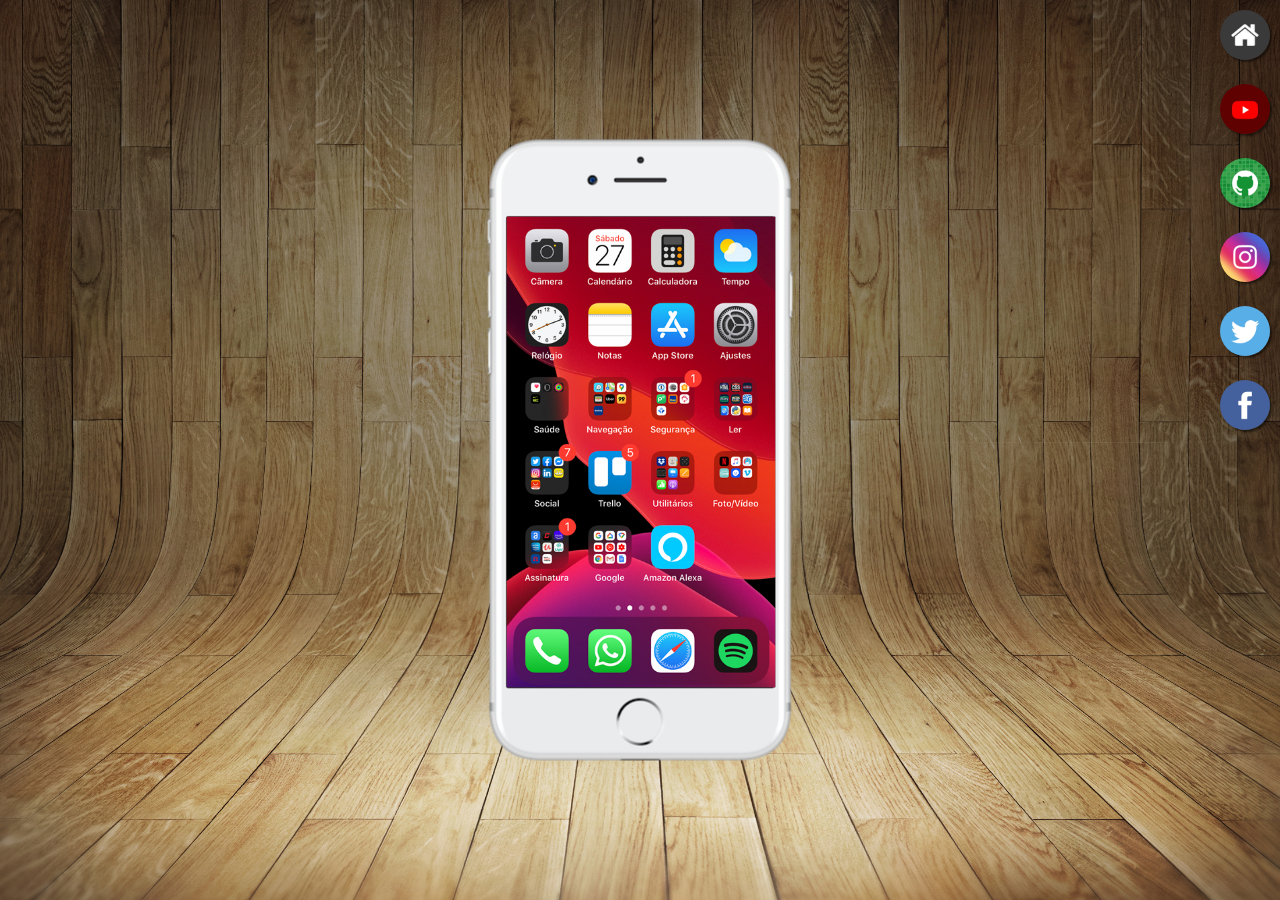
<file: index.html>
<!DOCTYPE html>
<html lang="pt-br">
<head>
    <meta charset="UTF-8">
    <meta name="viewport" content="width=device-width, initial-scale=1.0">
    <title>Redes sociais</title>
    <link rel="shortcut icon" href="favicon.ico" type="image/x-icon">
    <link rel="stylesheet" href="estilos/style.css">
</head>
<body>
    <main>
        <section id="telefone">
            
            <iframe src="home.html
            " name="tela" id="tela" frameborder="0">Seu navegador não é compátivel
            </iframe>

        </section>

        <section id="redes-sociais">

            <a href="home.html" target="tela">
                <img src="imagens/logo-home.jpg" alt="Home">
            </a><br>

            <a href="paginas-sociais/youtube.html" target="tela">
                <img src="imagens/logo-youtube.jpg" alt="Youtube">
            </a><br>

            <a href="paginas-sociais/github.html" target="tela">
                <img src="imagens/logo-github.jpg" alt="Github">
            </a><br>

            <a href="paginas-sociais/instagram.html" target="tela">
                <img src="imagens/logo-instagram.jpg" alt="instagram">
            </a><br>

            <a href="paginas-sociais/twitter.html" target="tela">
                <img src="imagens/logo-twitter.jpg" alt="Twitter">
            </a><br>

            <a href="paginas-sociais/facebook.html" target="tela">
                <img src="imagens/logo-facebook.jpg" alt="Facebook">
            </a>

        </section>
    </main>
</body>
</html>
</file>
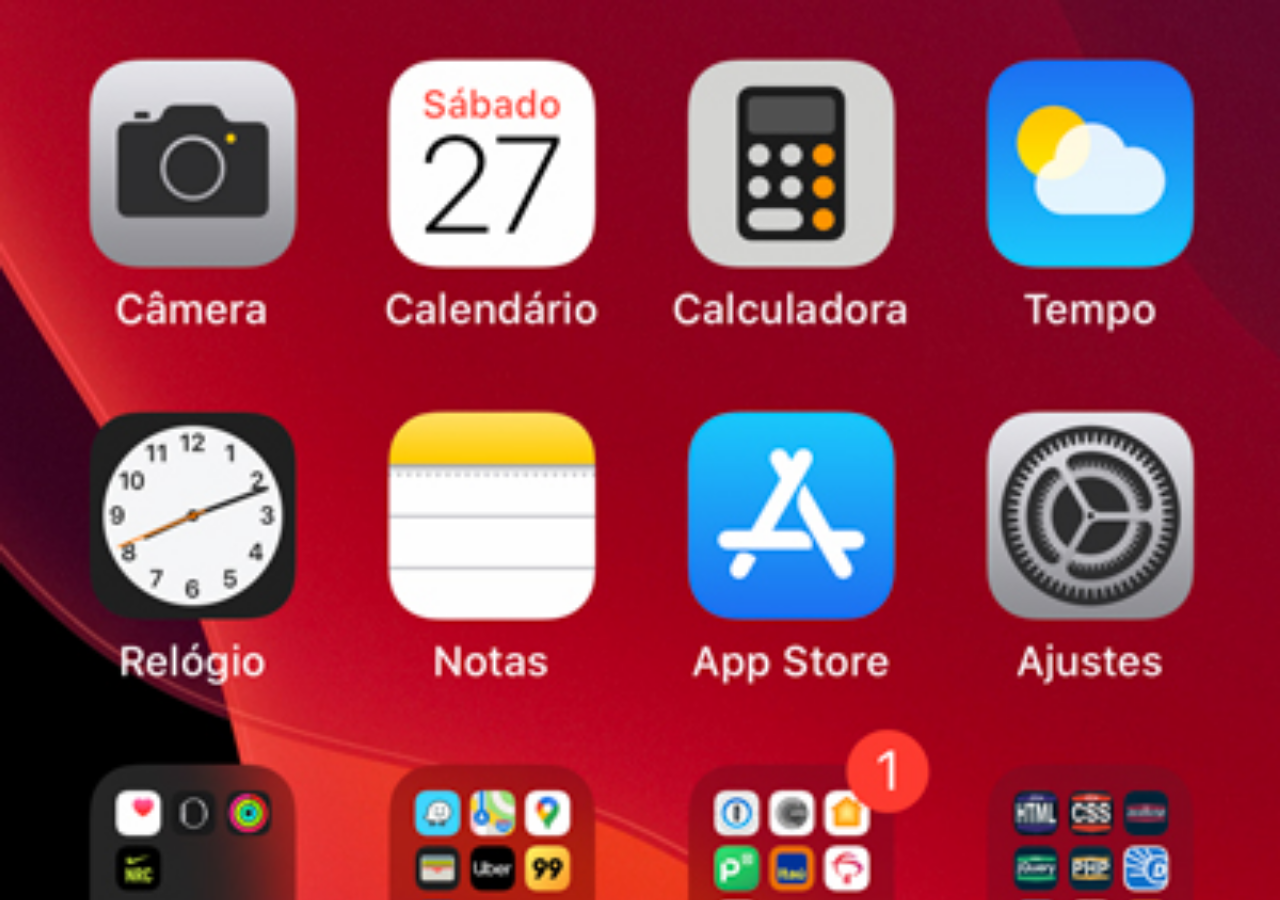
<file: home.html>
<!DOCTYPE html>
<html lang="pt-br">
<head>
    <meta charset="UTF-8">
    <meta name="viewport" content="width=device-width, initial-scale=1.0">
    <title>home</title>
    <style>
        * {
            margin: 0px;
            padding: 0px;
        }

        body {
            height: 100vh;
            width: 100vw;
            background: black url('imagens/tela-home.jpg') no-repeat top center;
            background-size: cover;
        }
    </style>
</head>
<body>
    
</body>
</html>
</file>
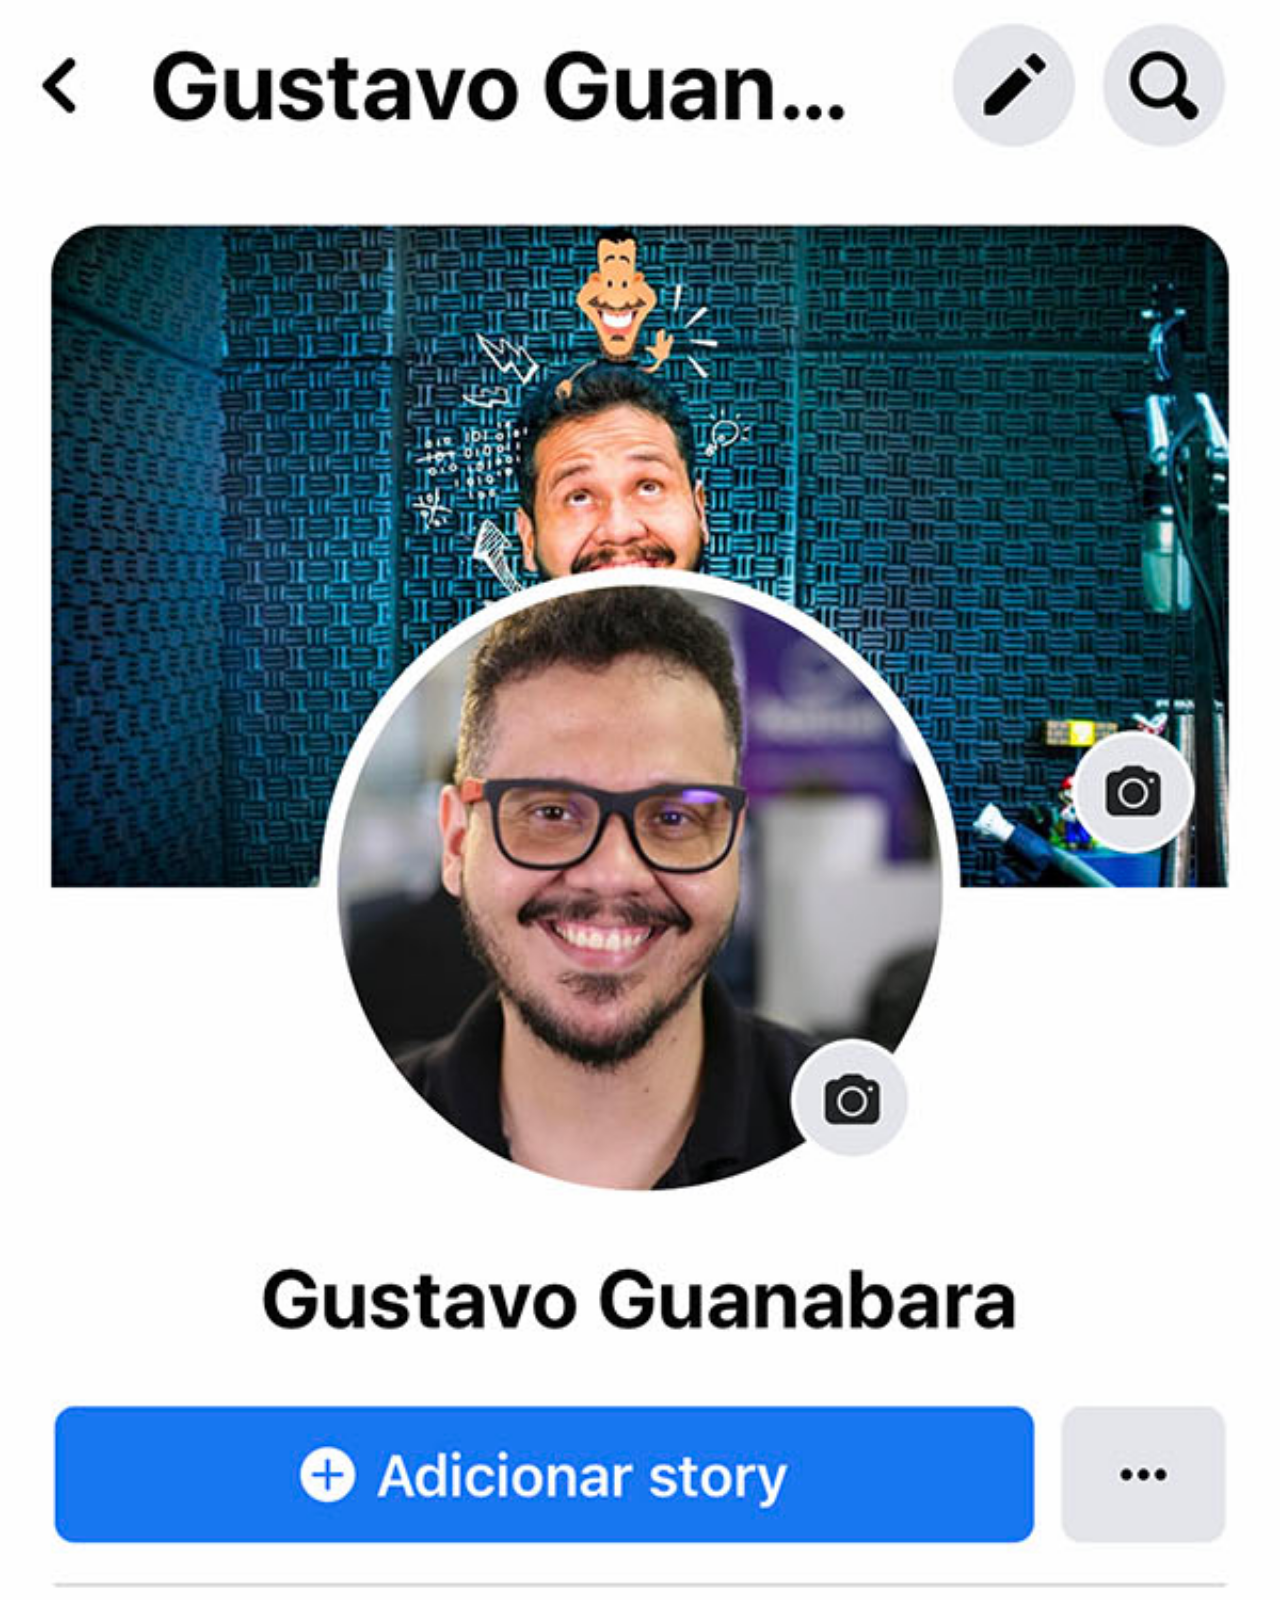
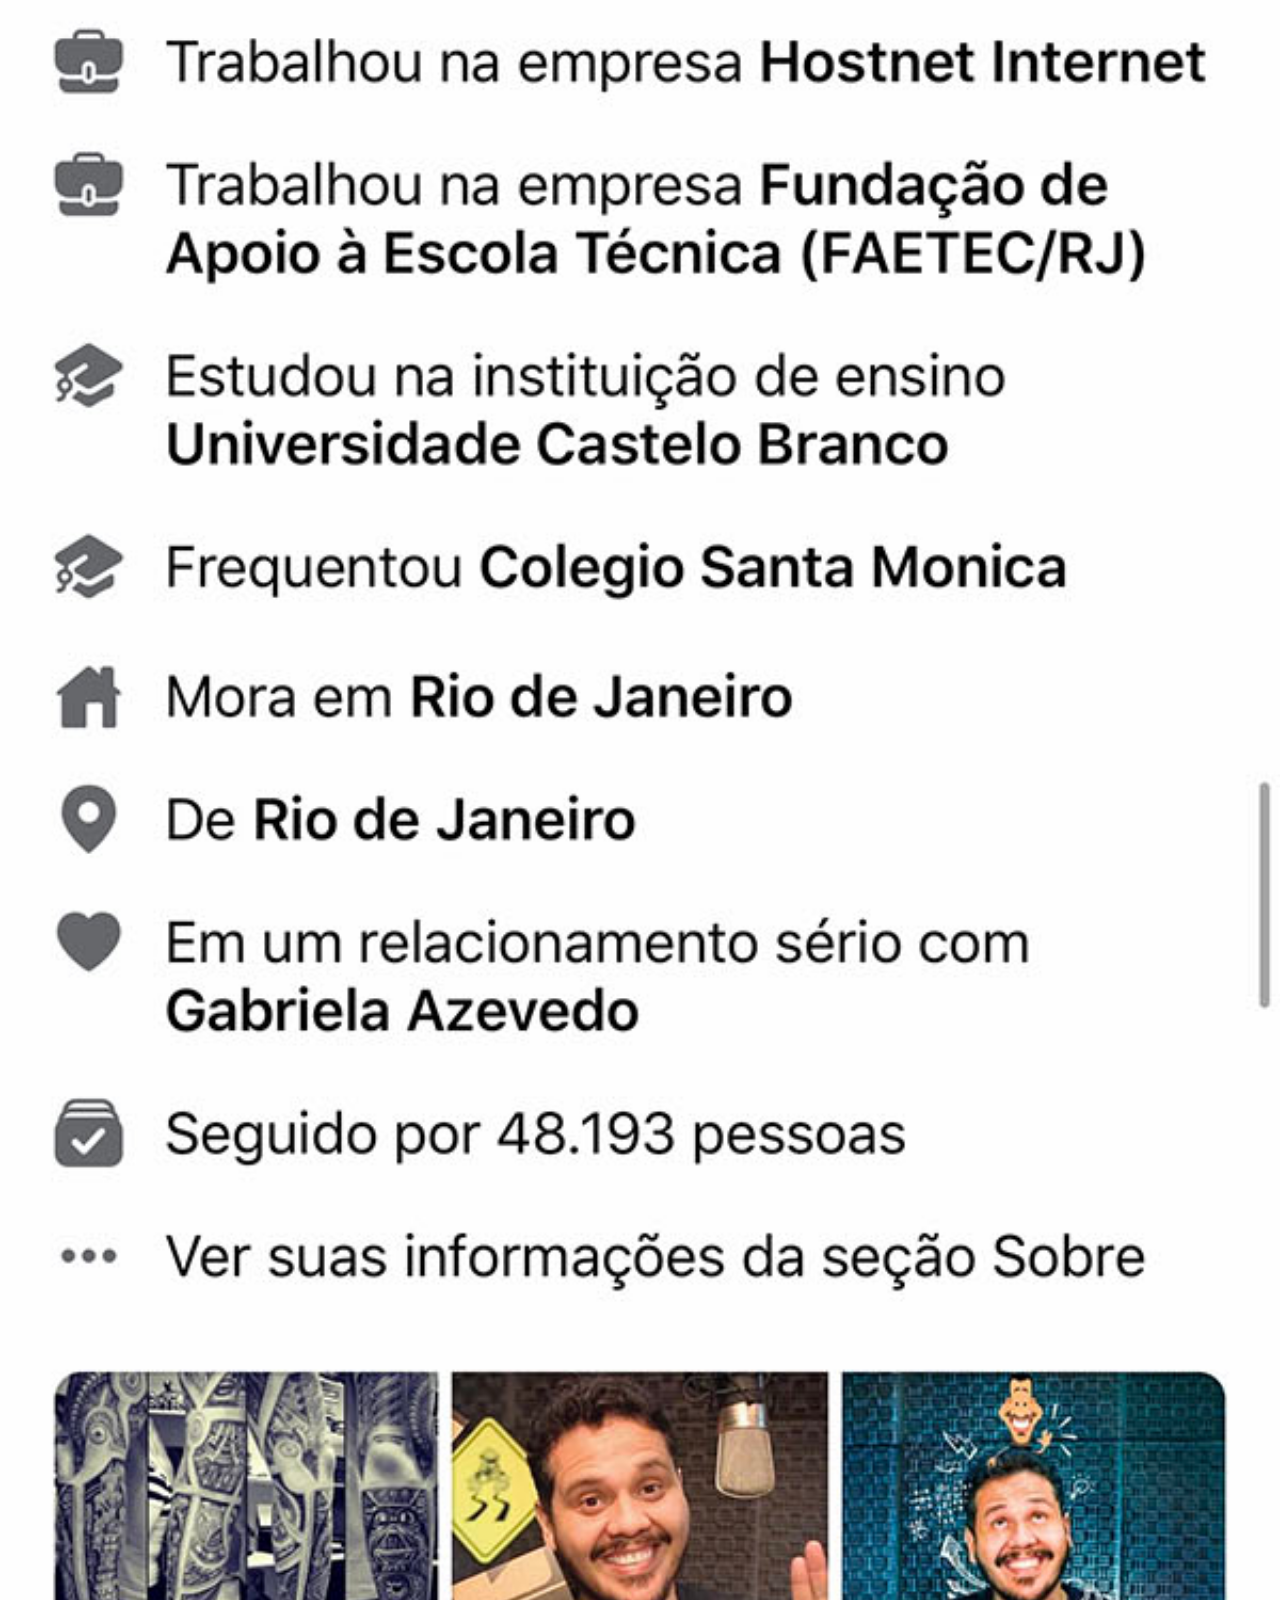
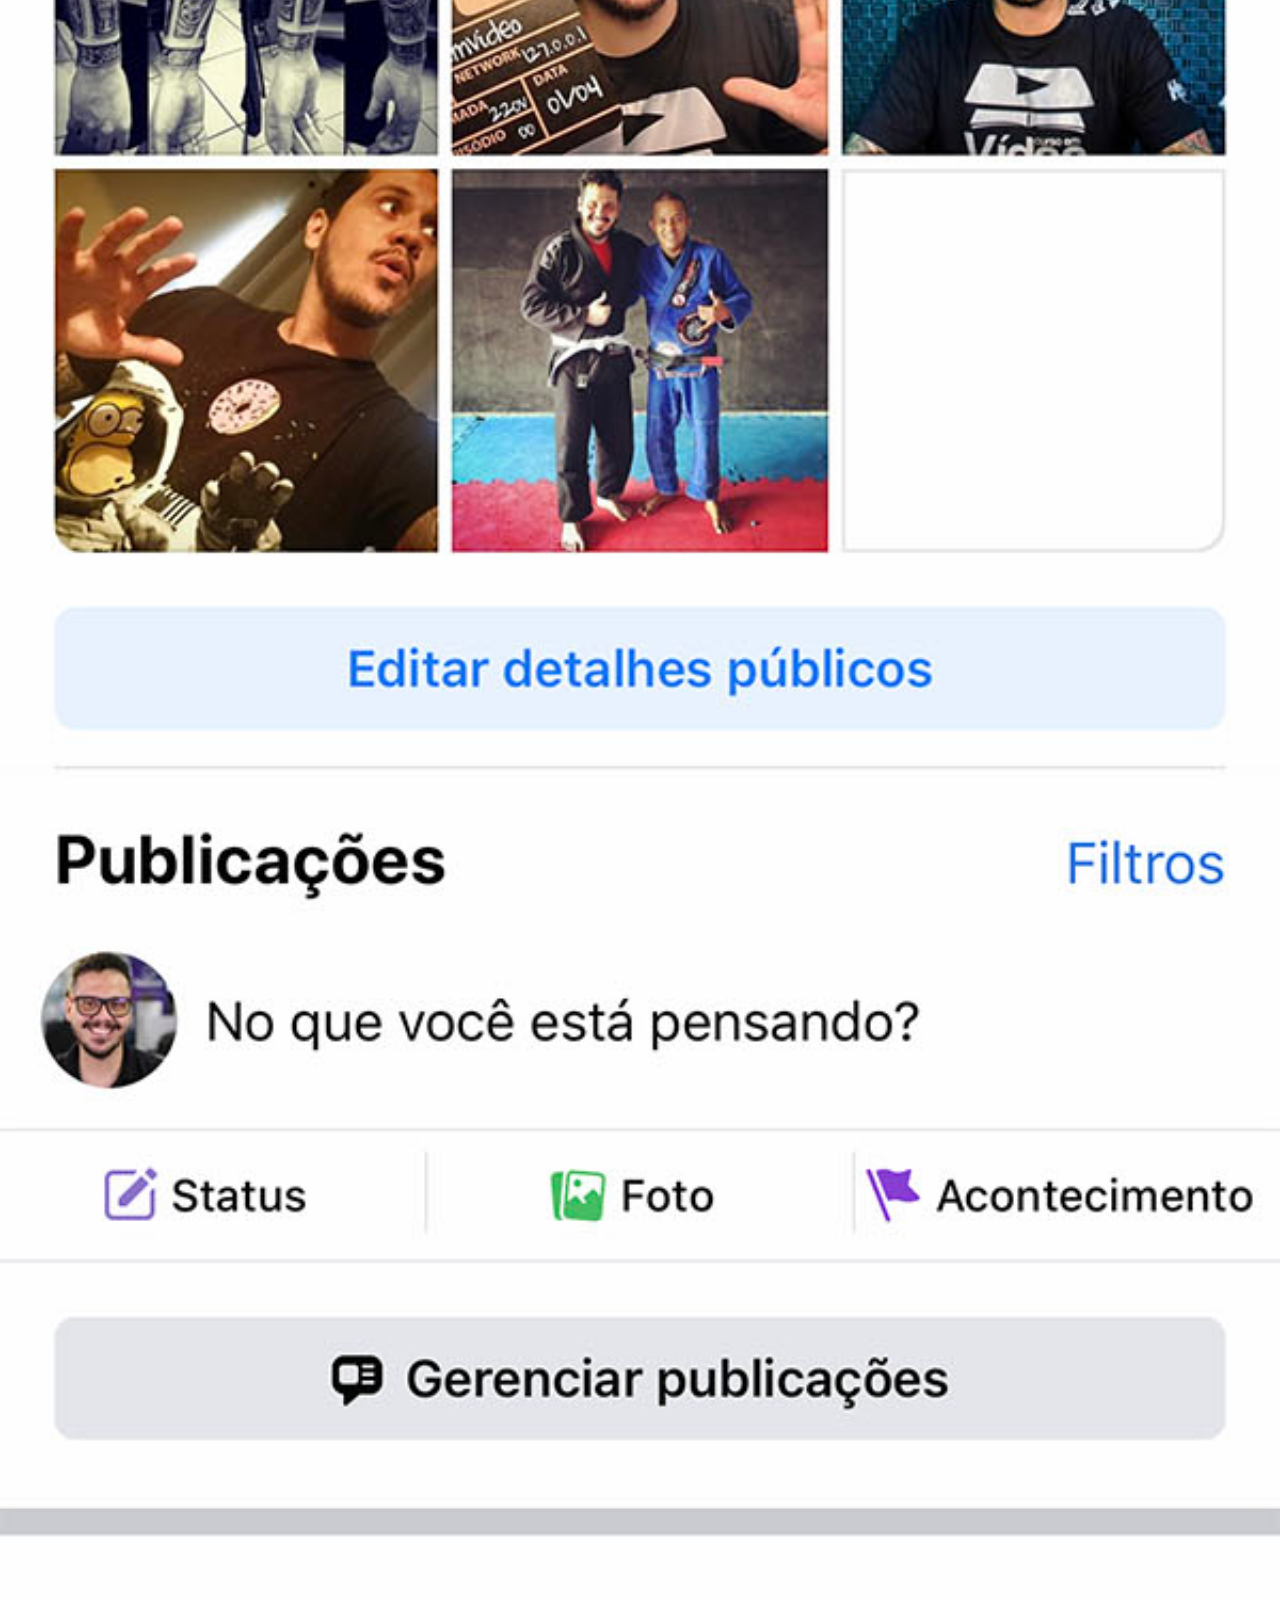
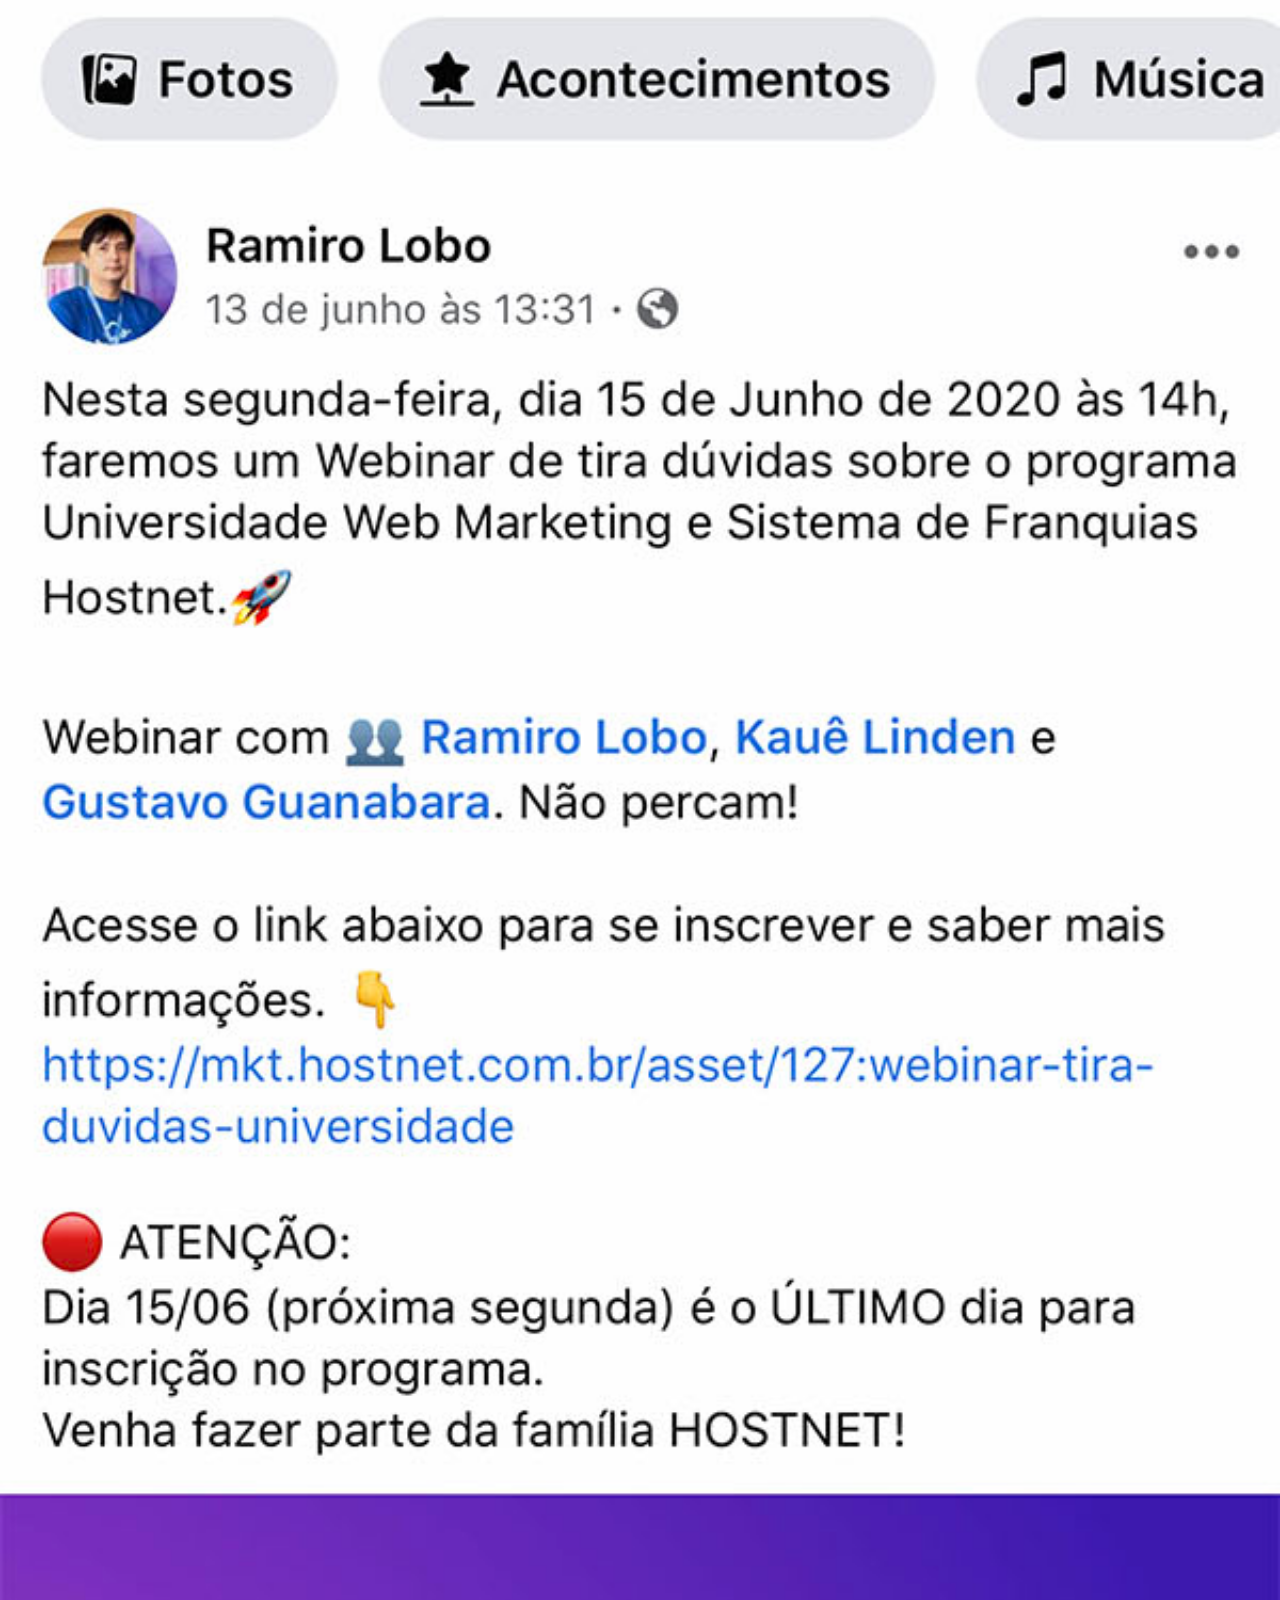
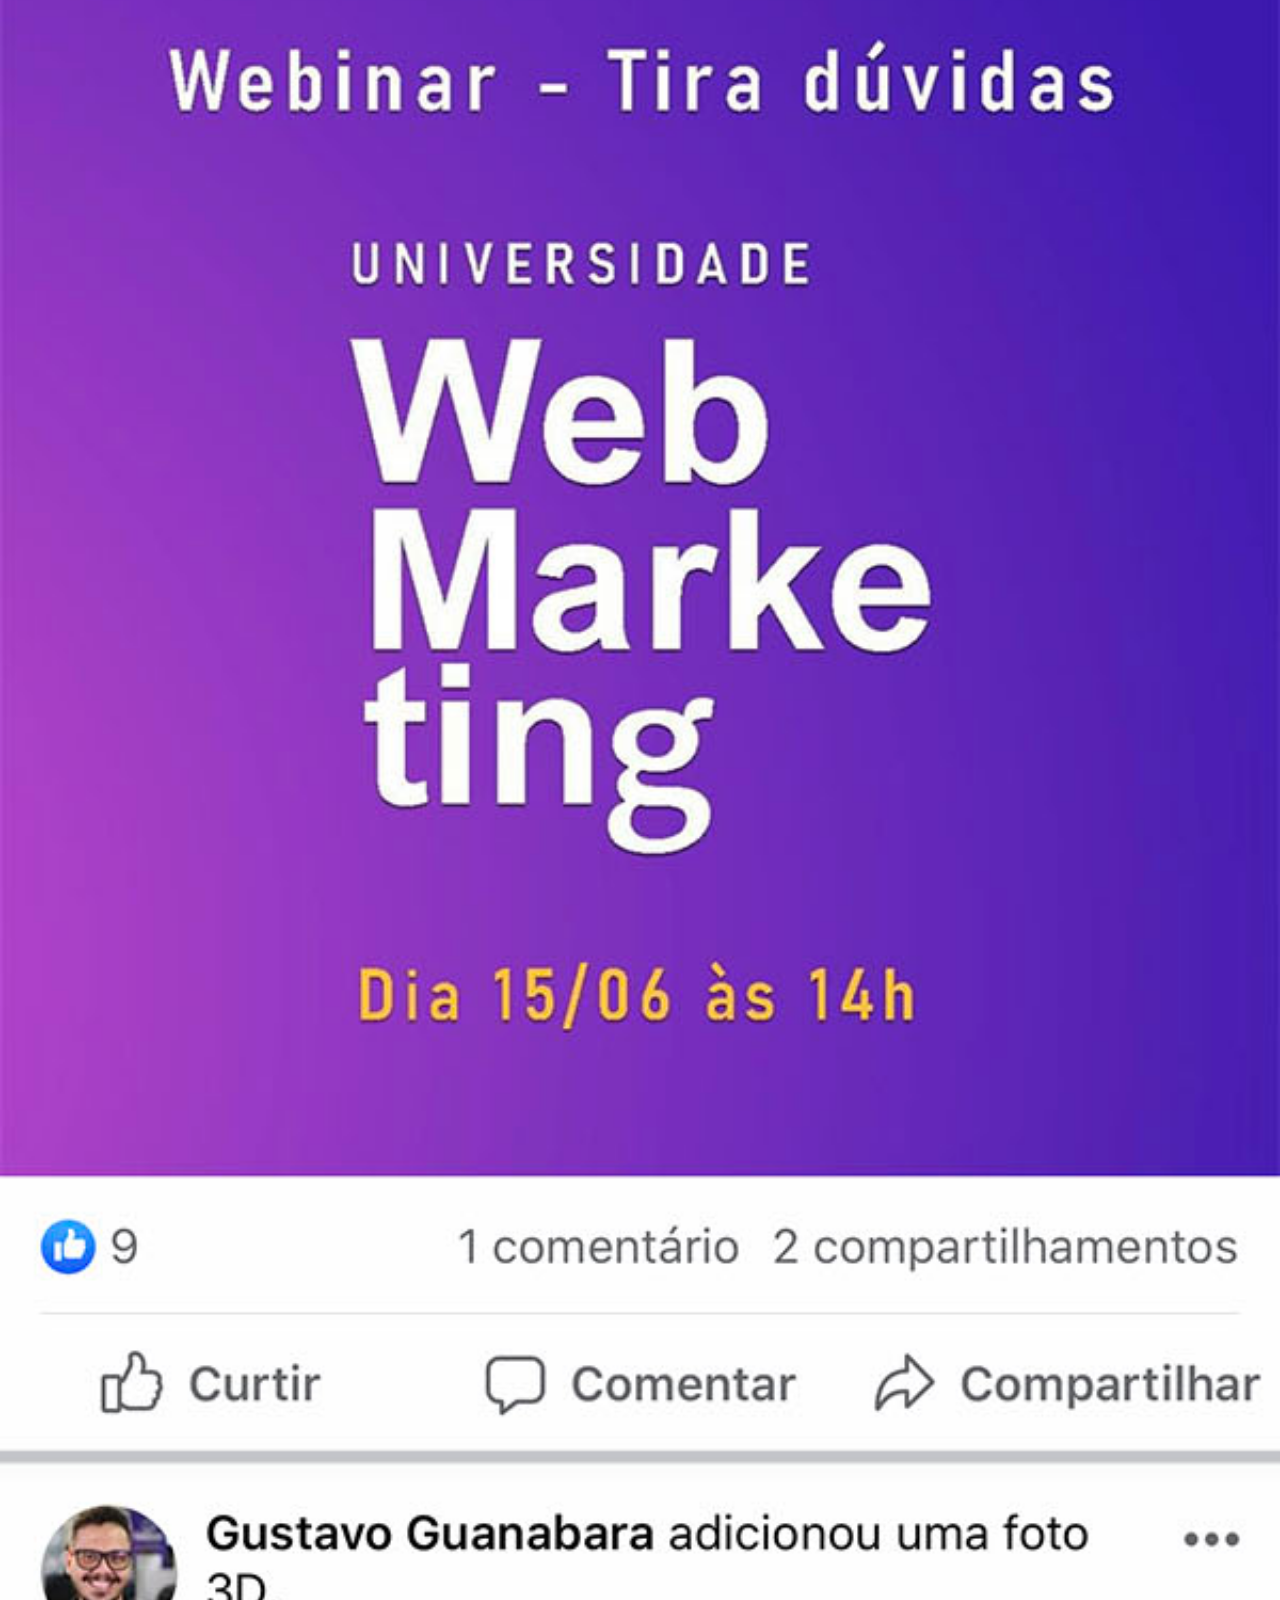
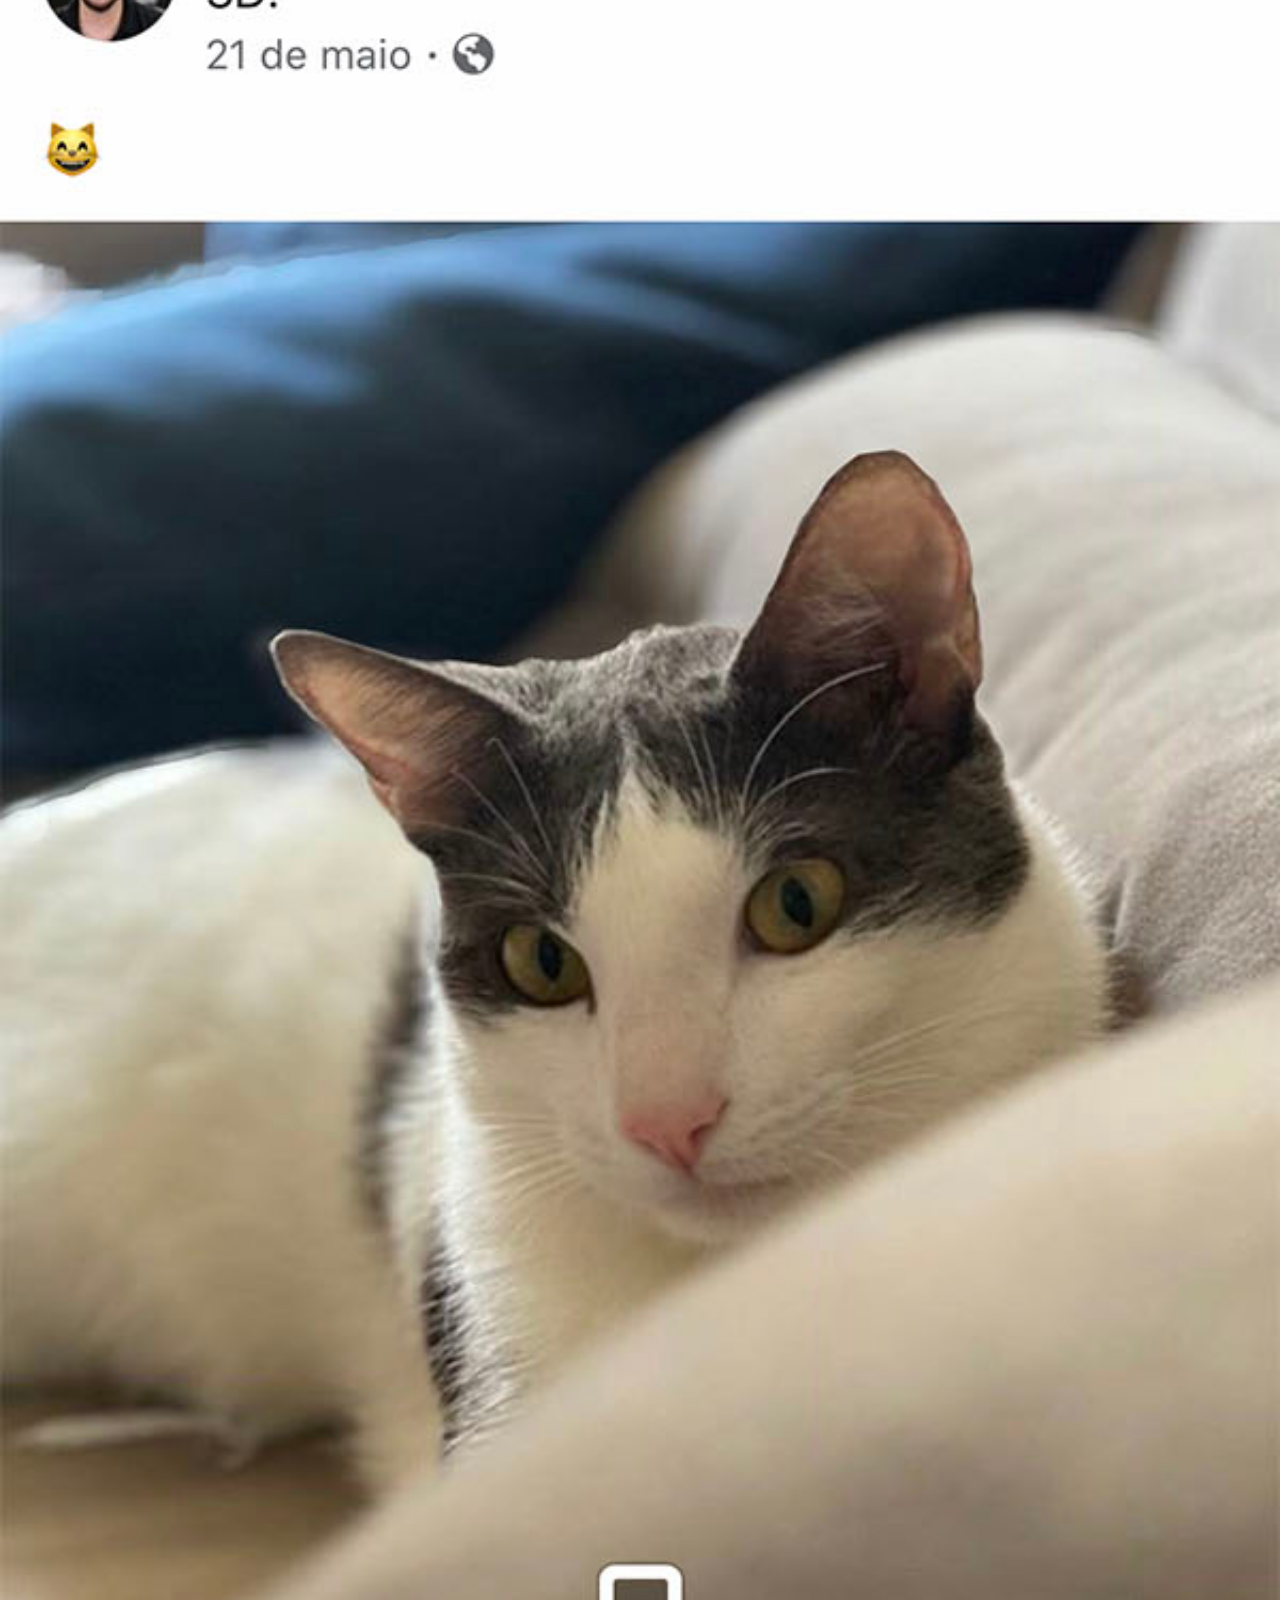
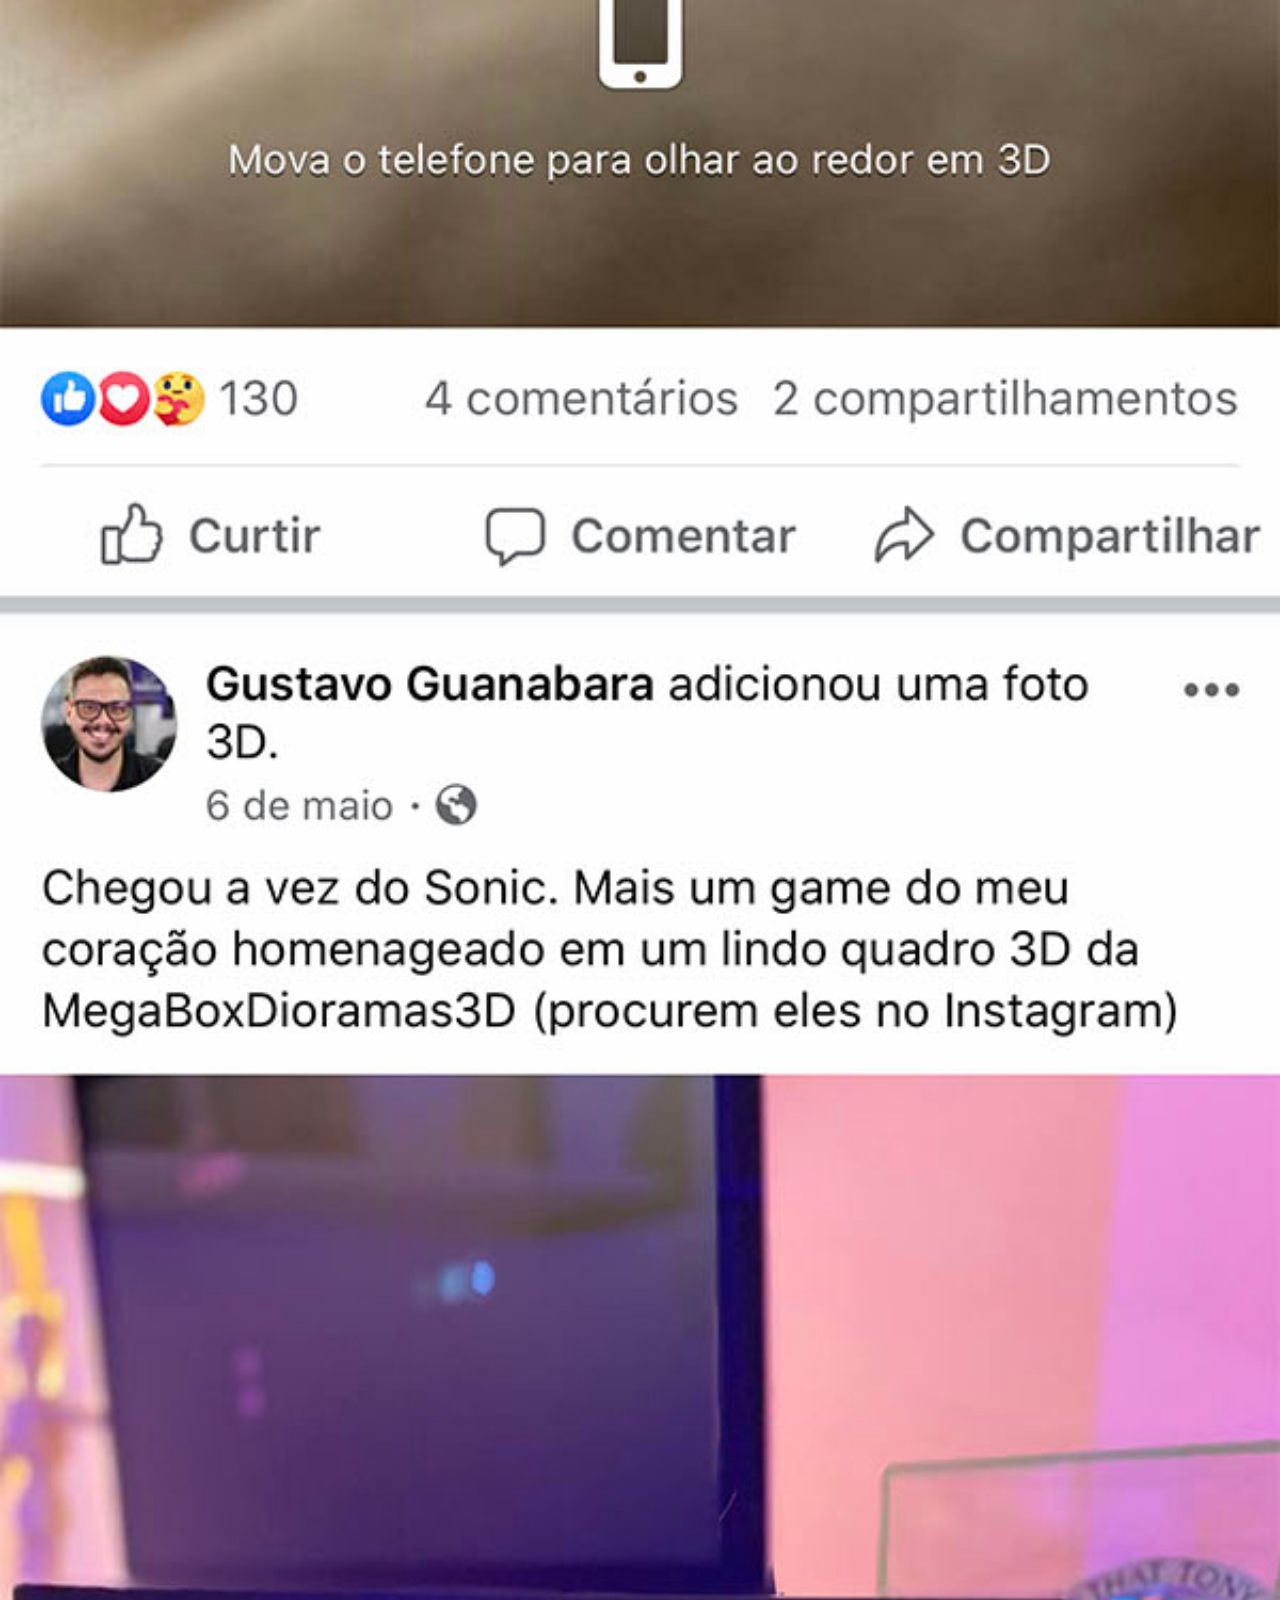
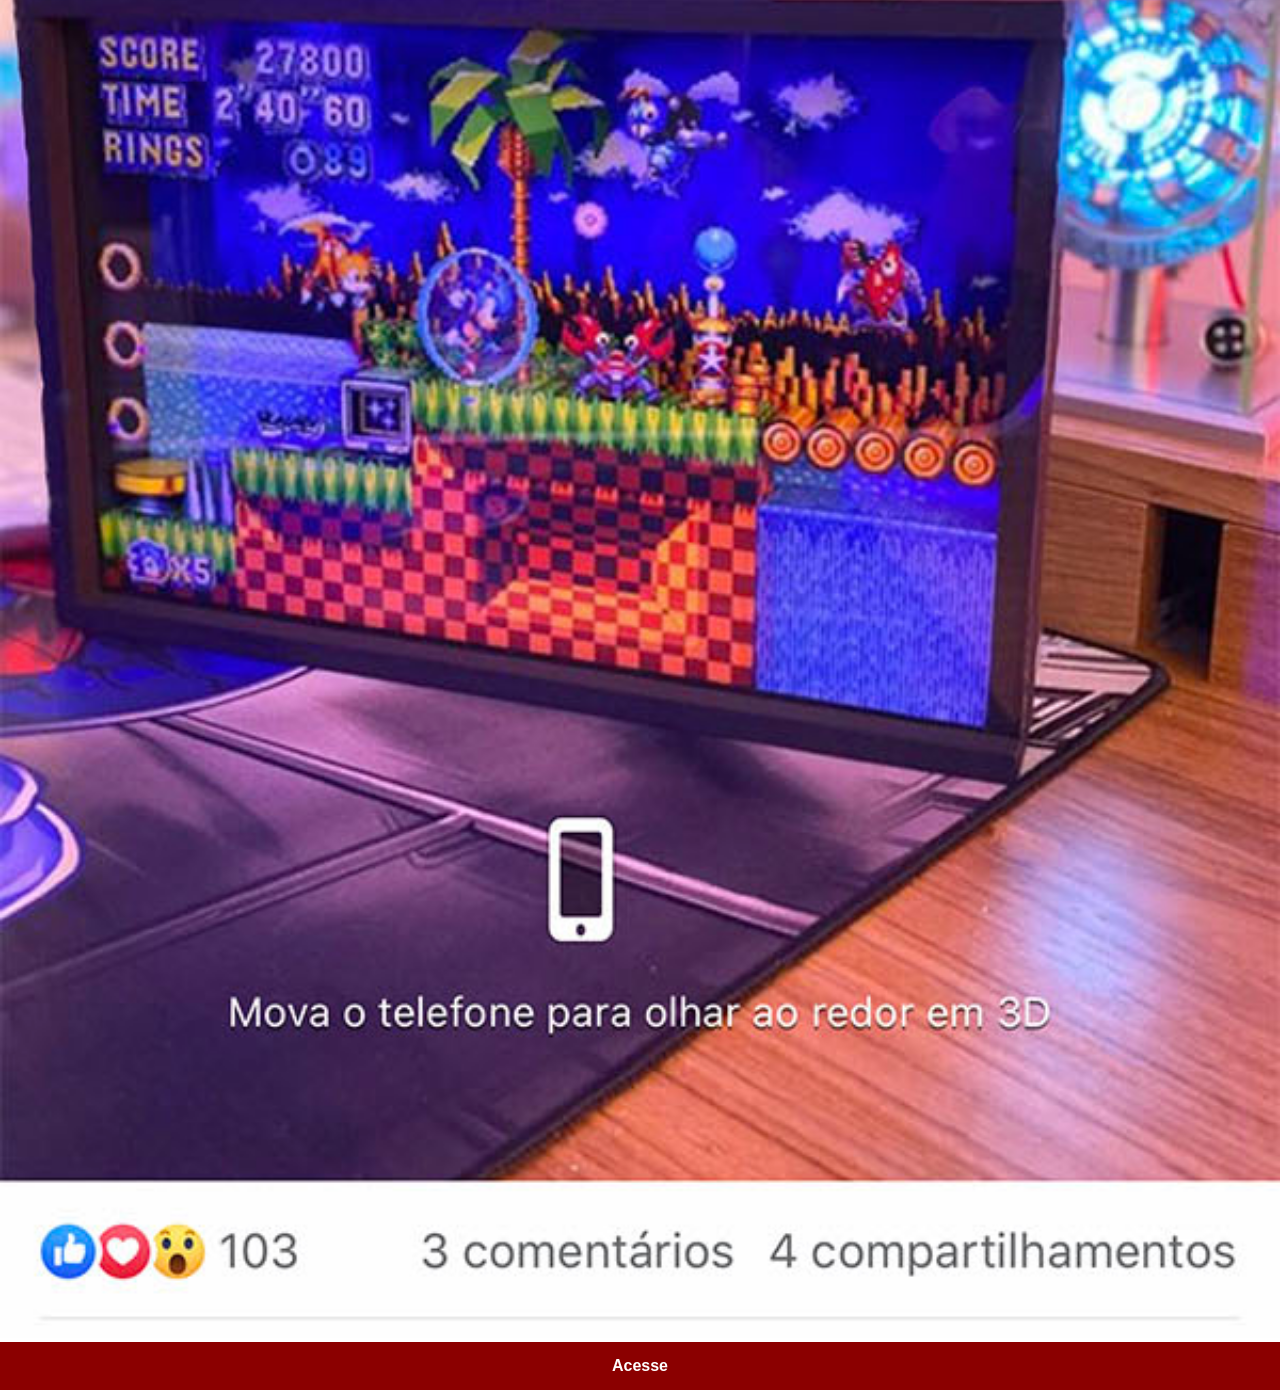
<file: paginas-sociais/facebook.html>
<!DOCTYPE html>
<html lang="pt-br">
<head>
    <meta charset="UTF-8">
    <meta name="viewport" content="width=device-width, initial-scale=1.0">
    <title>Facebook</title>
    <link rel="stylesheet" href="../estilos/style-sociais.css">
    
</head>
<body>
    <img src="../imagens/tela-facebook.jpg" alt="facebook">
    <a href="https://www.facebook.com" target="_blank">Acesse</a>
</body>
</html>
</file>
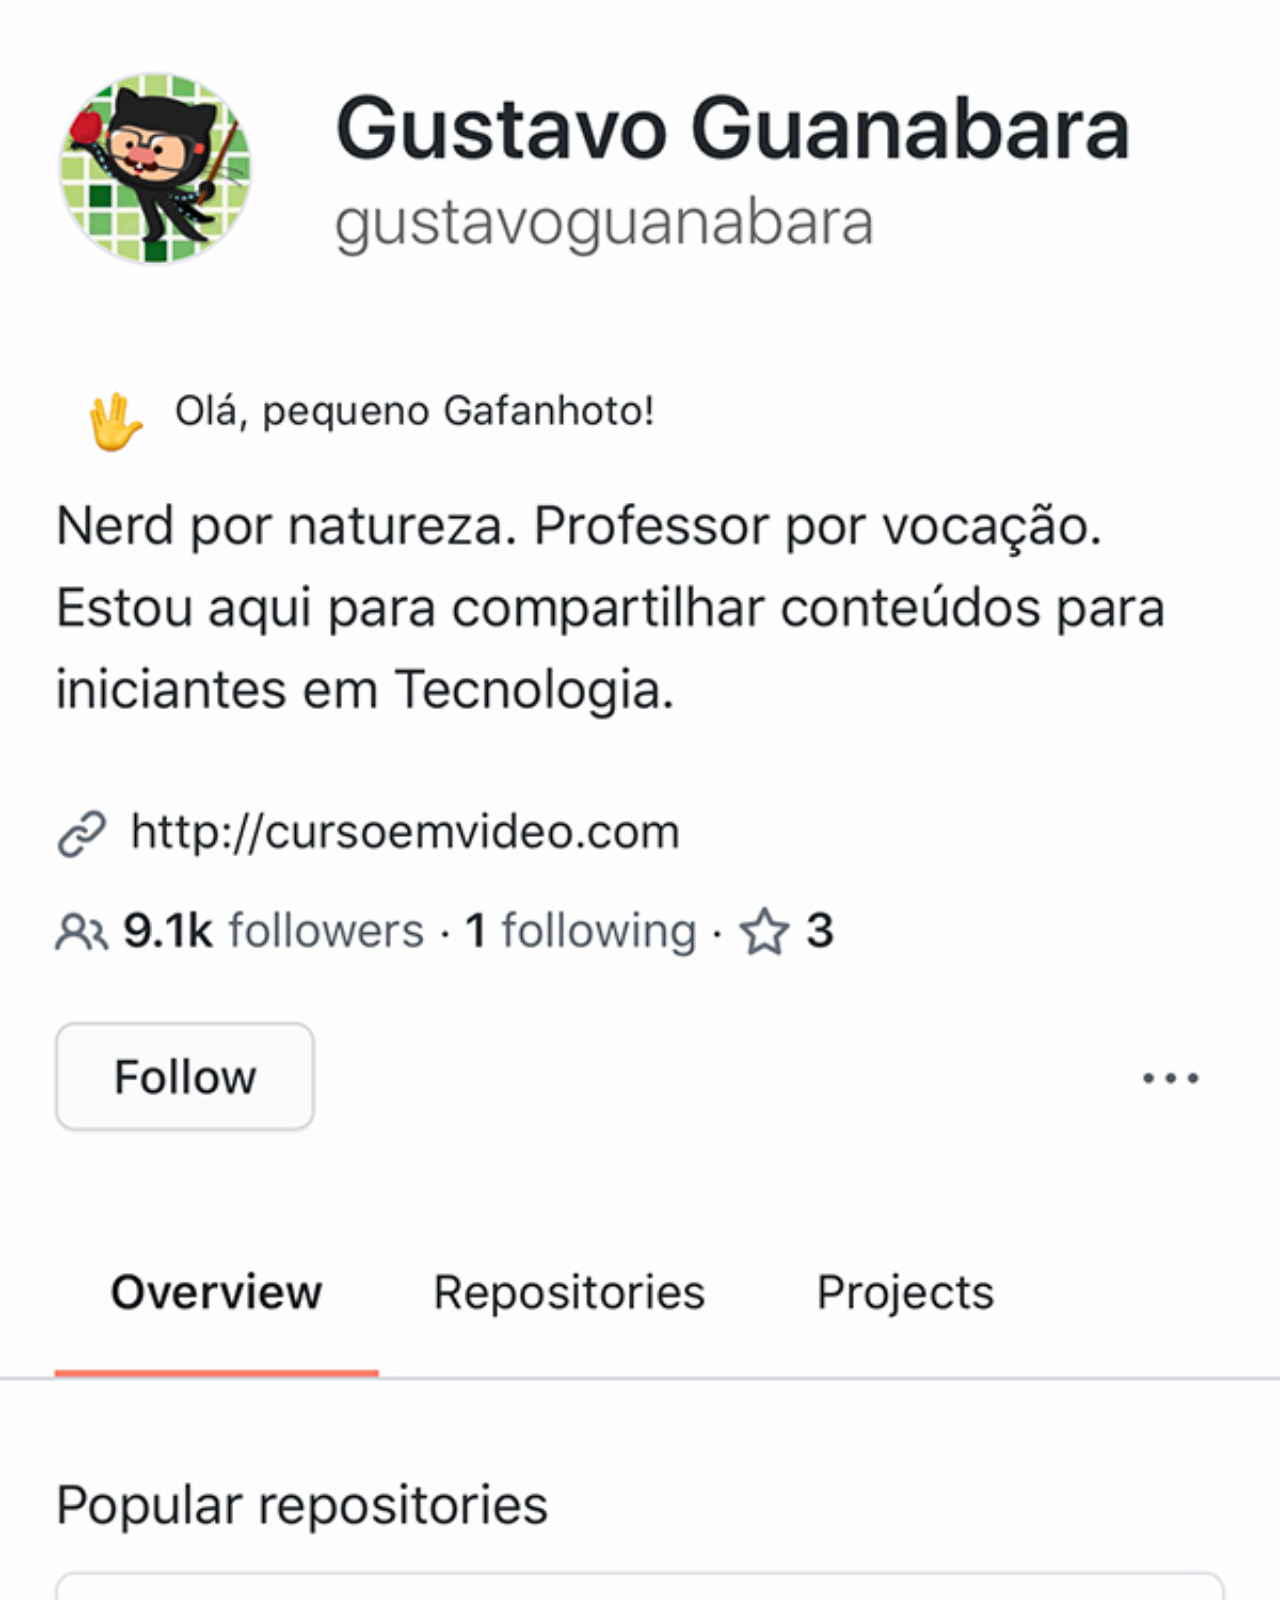
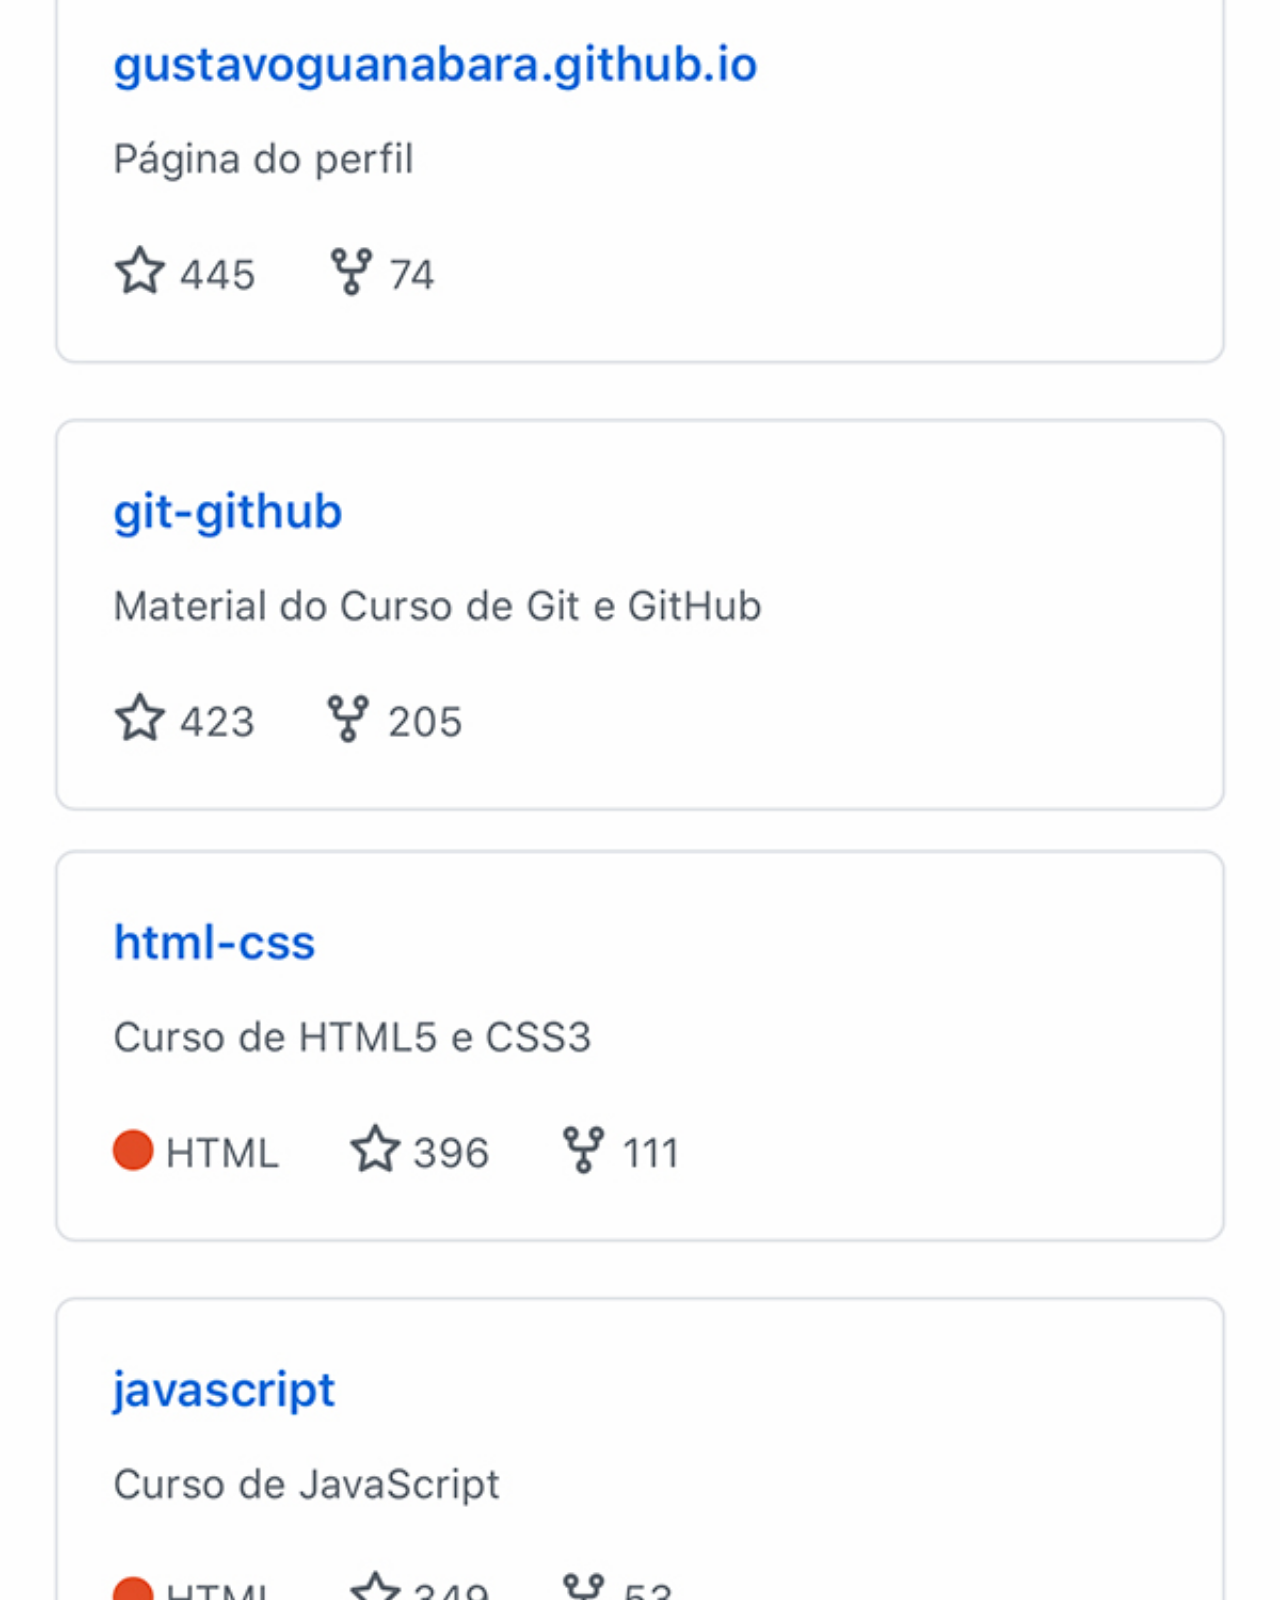
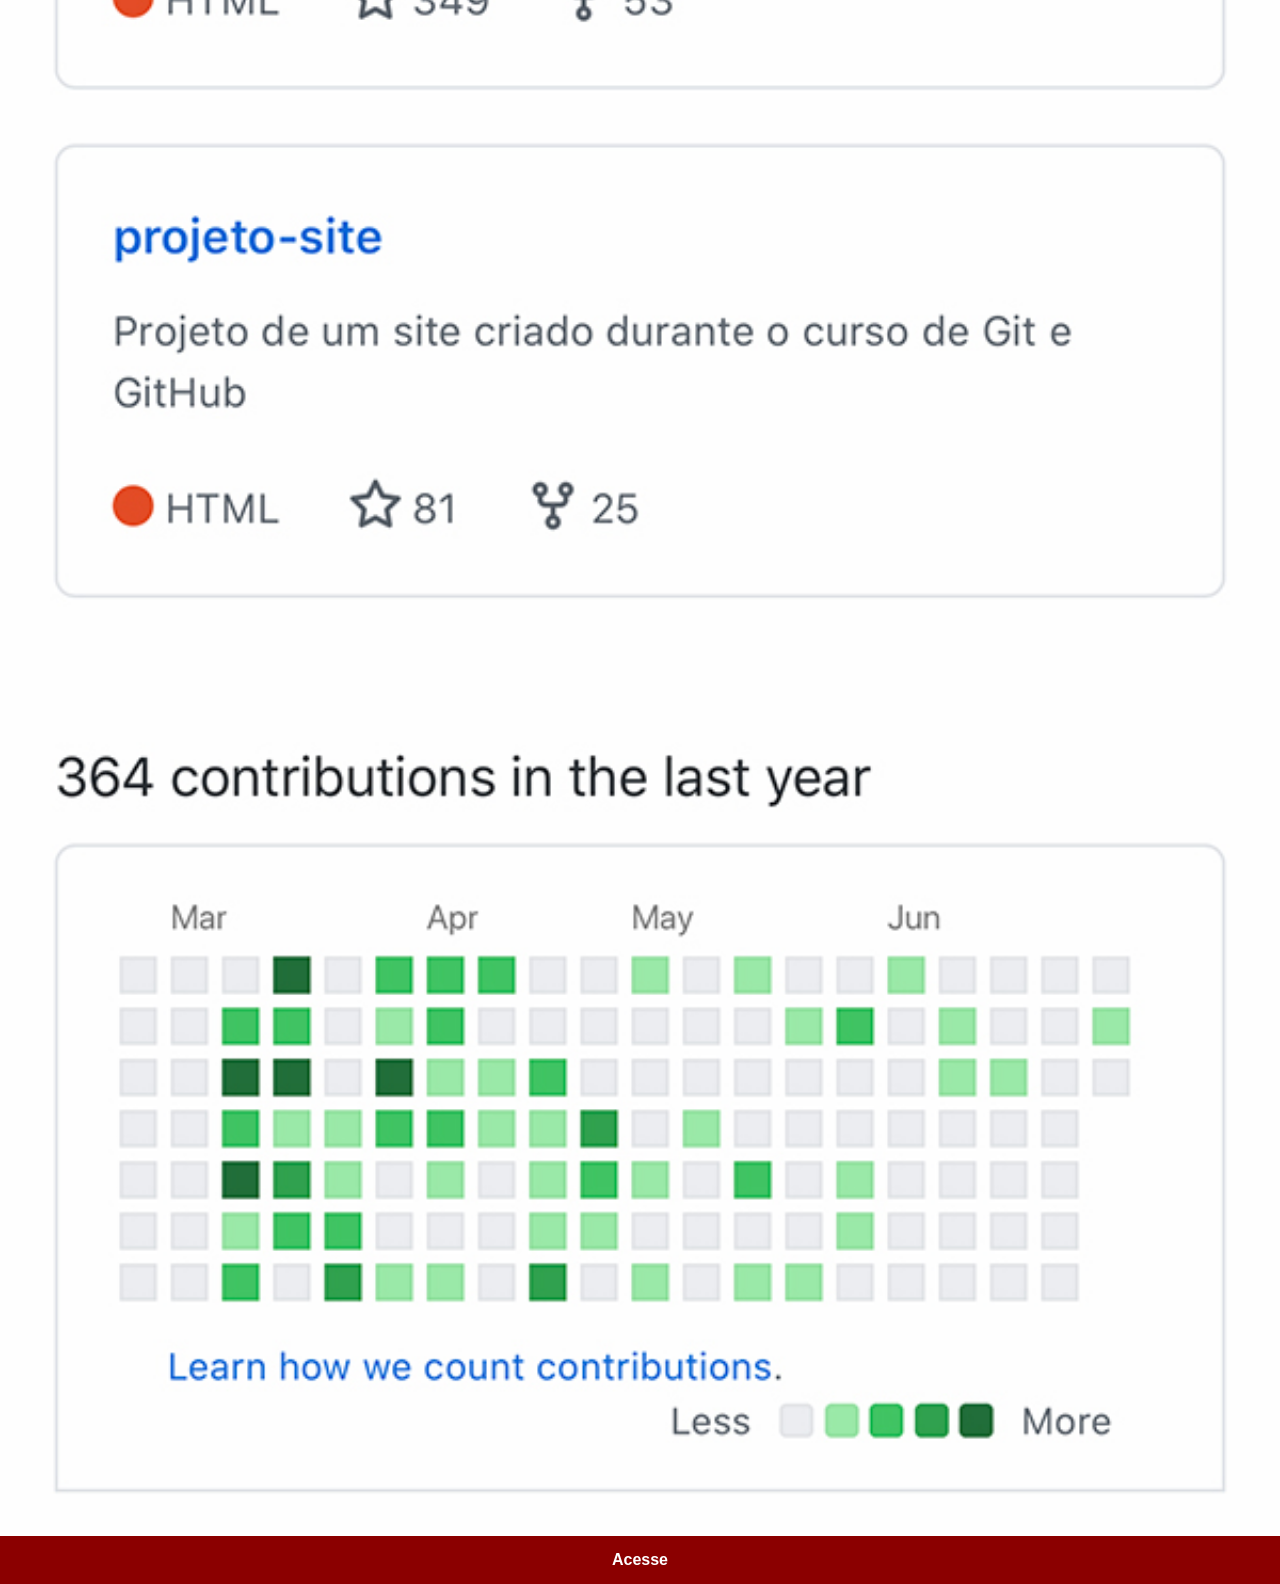
<file: paginas-sociais/github.html>
<!DOCTYPE html>
<html lang="pt-br">
<head>
    <meta charset="UTF-8">
    <meta name="viewport" content="width=device-width, initial-scale=1.0">
    <title>Guithub</title>
    <link rel="stylesheet" href="../estilos/style-sociais.css">
</head>
<body>
    <img src="../imagens/tela-github.jpg" alt="">
    <a href="https://gustavoguanabara.github.io" target="_blank">Acesse</a>
</body>
</html>
</file>
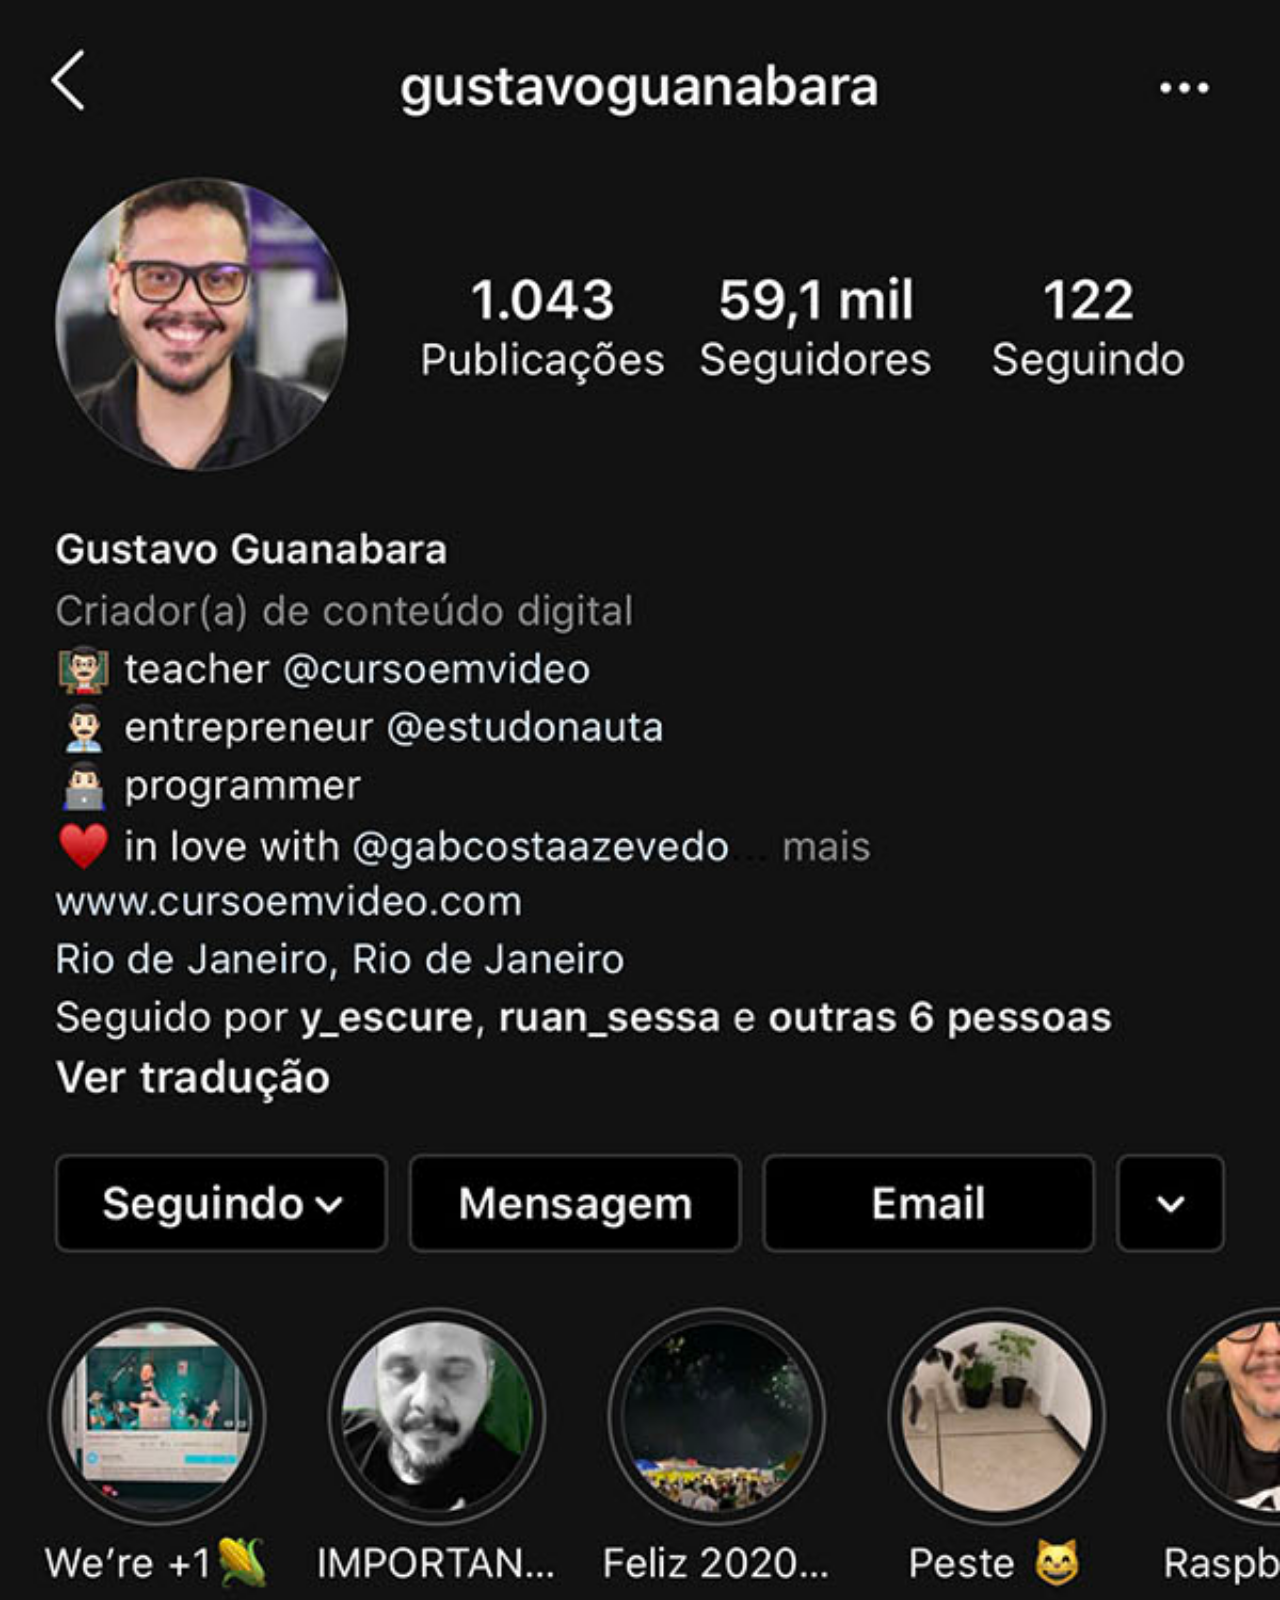
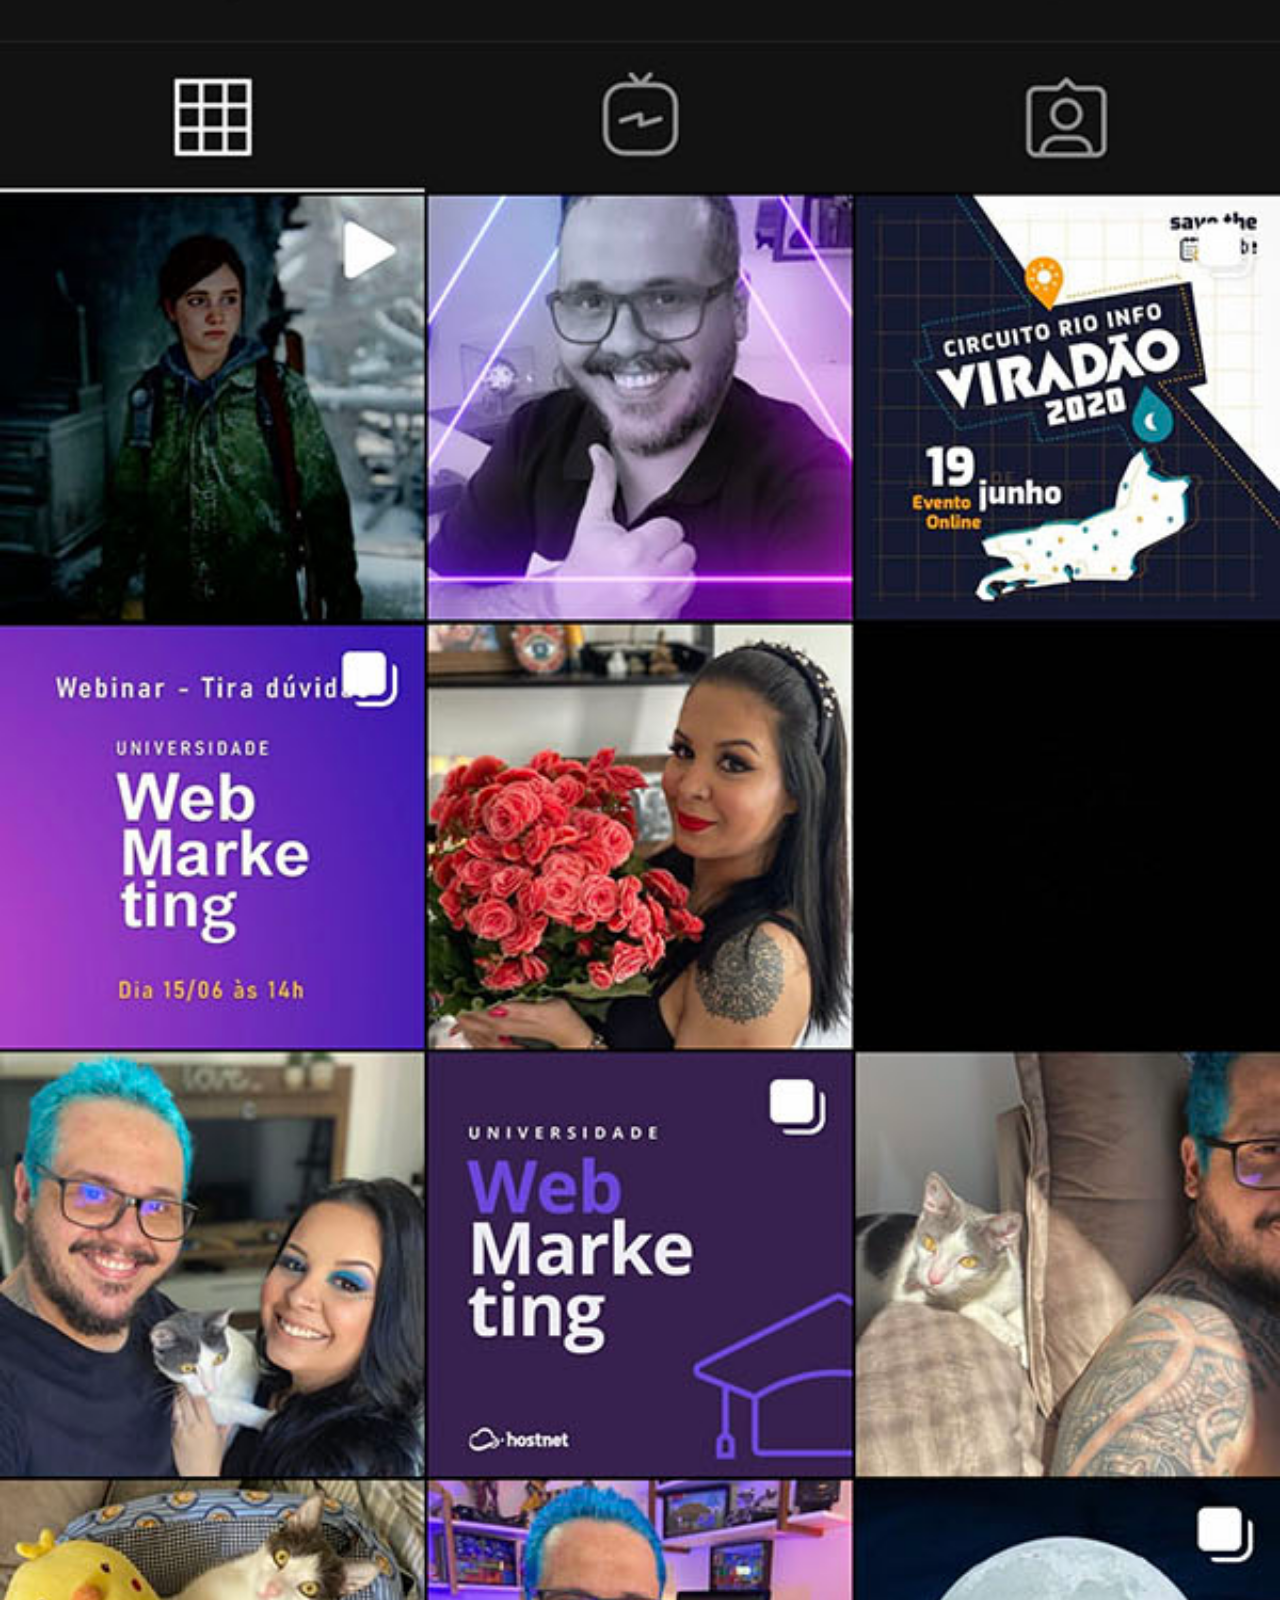
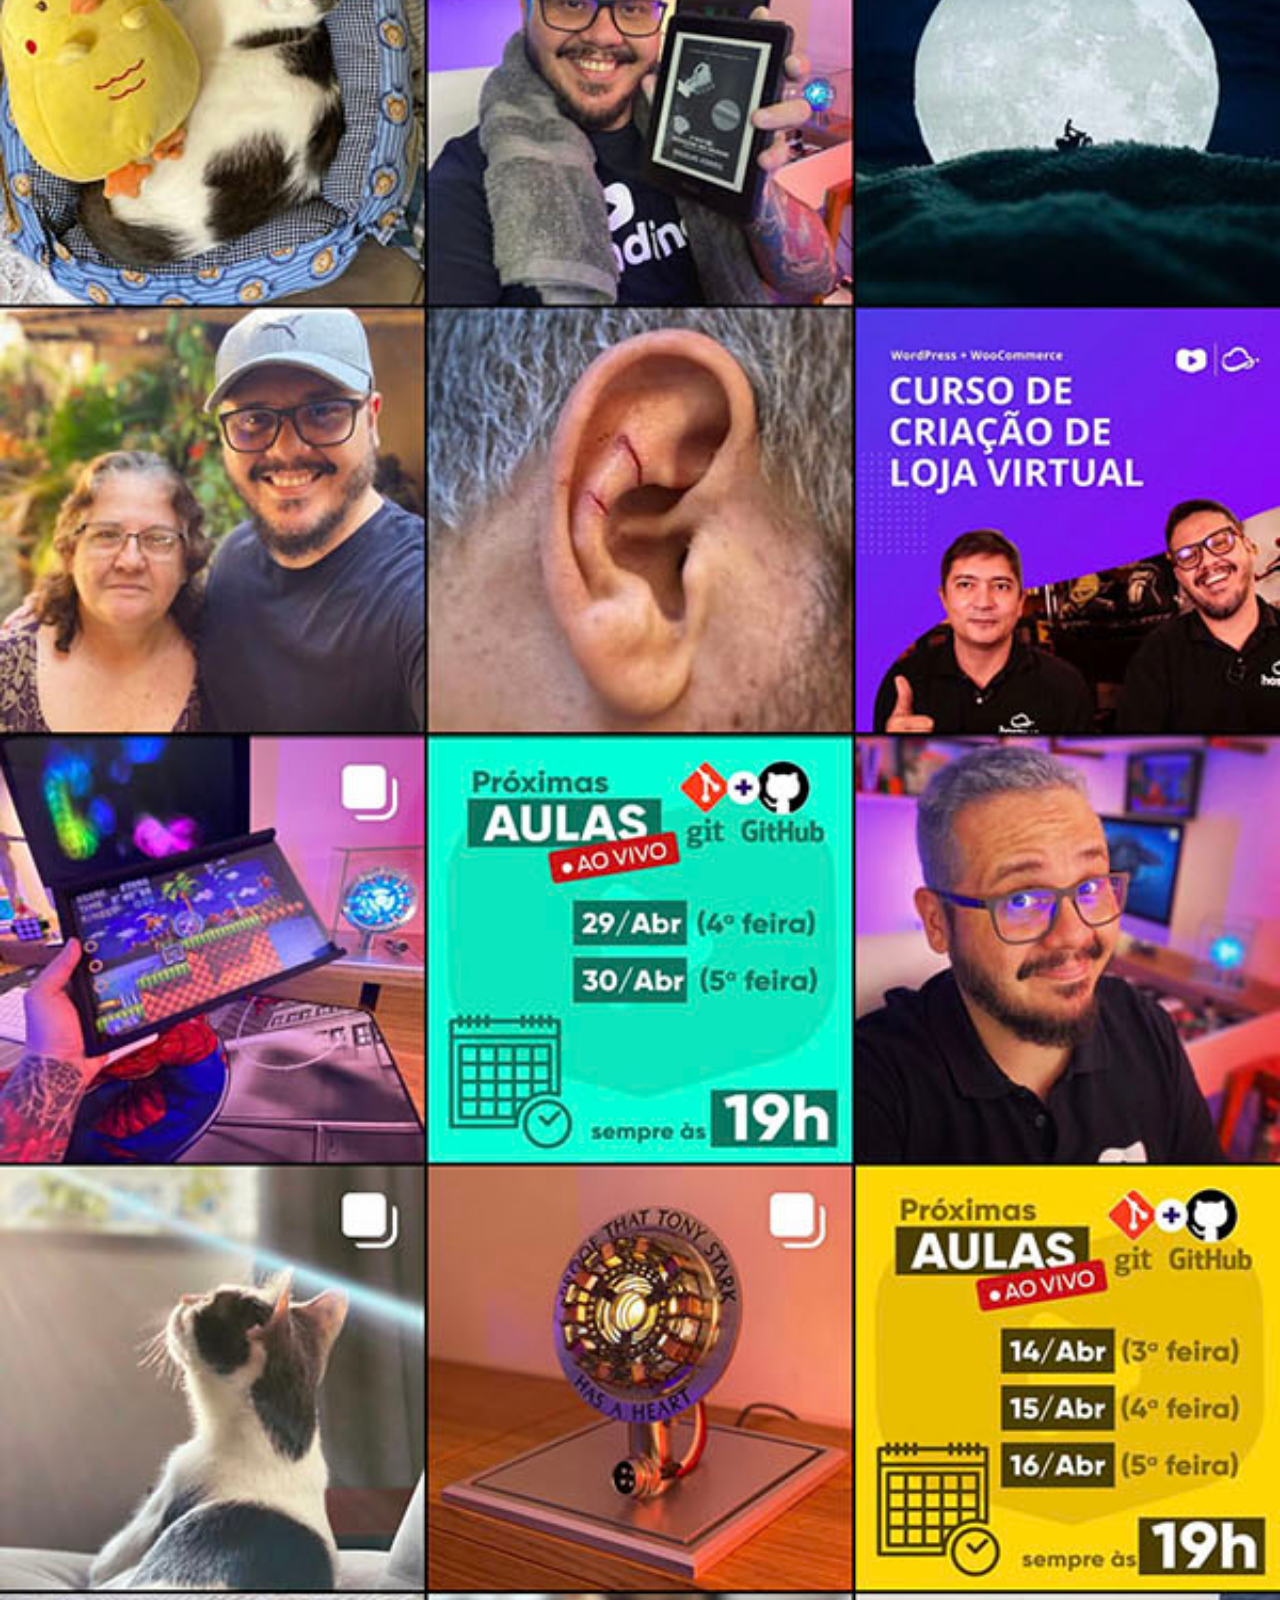
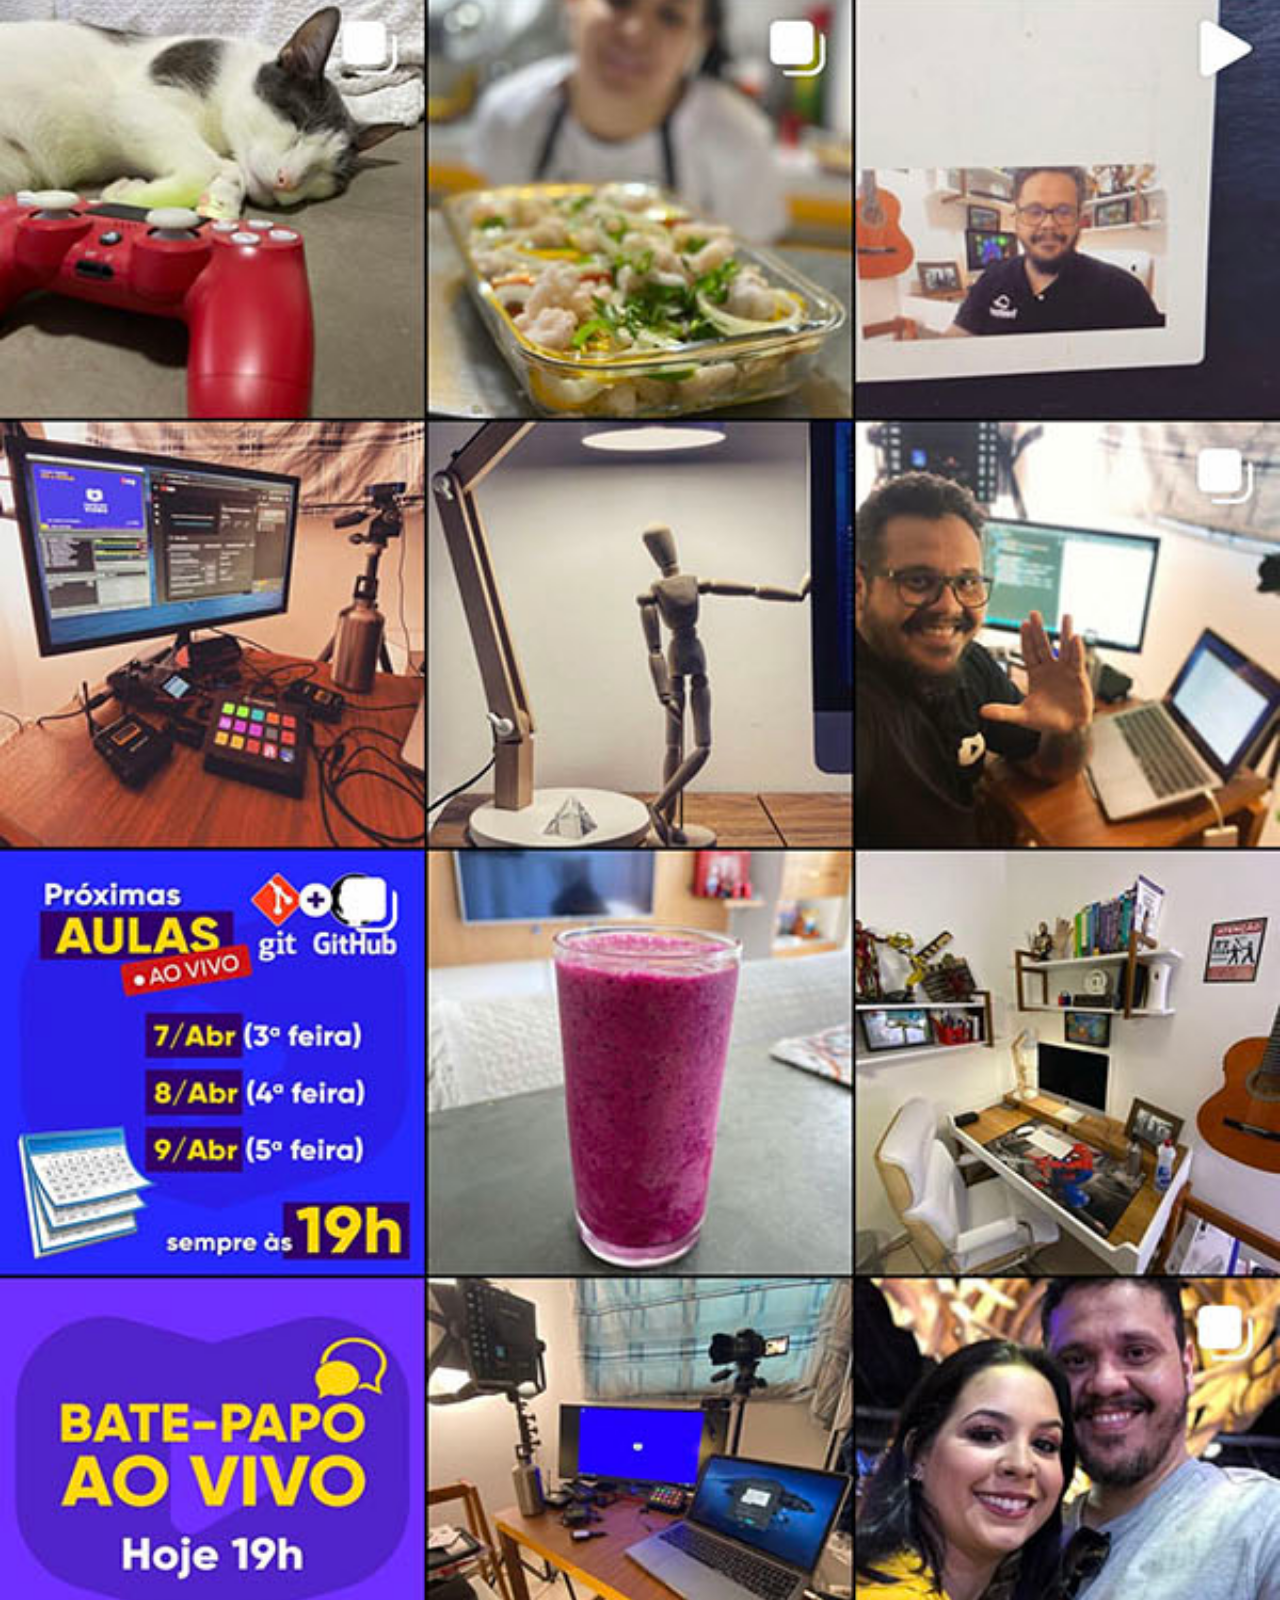
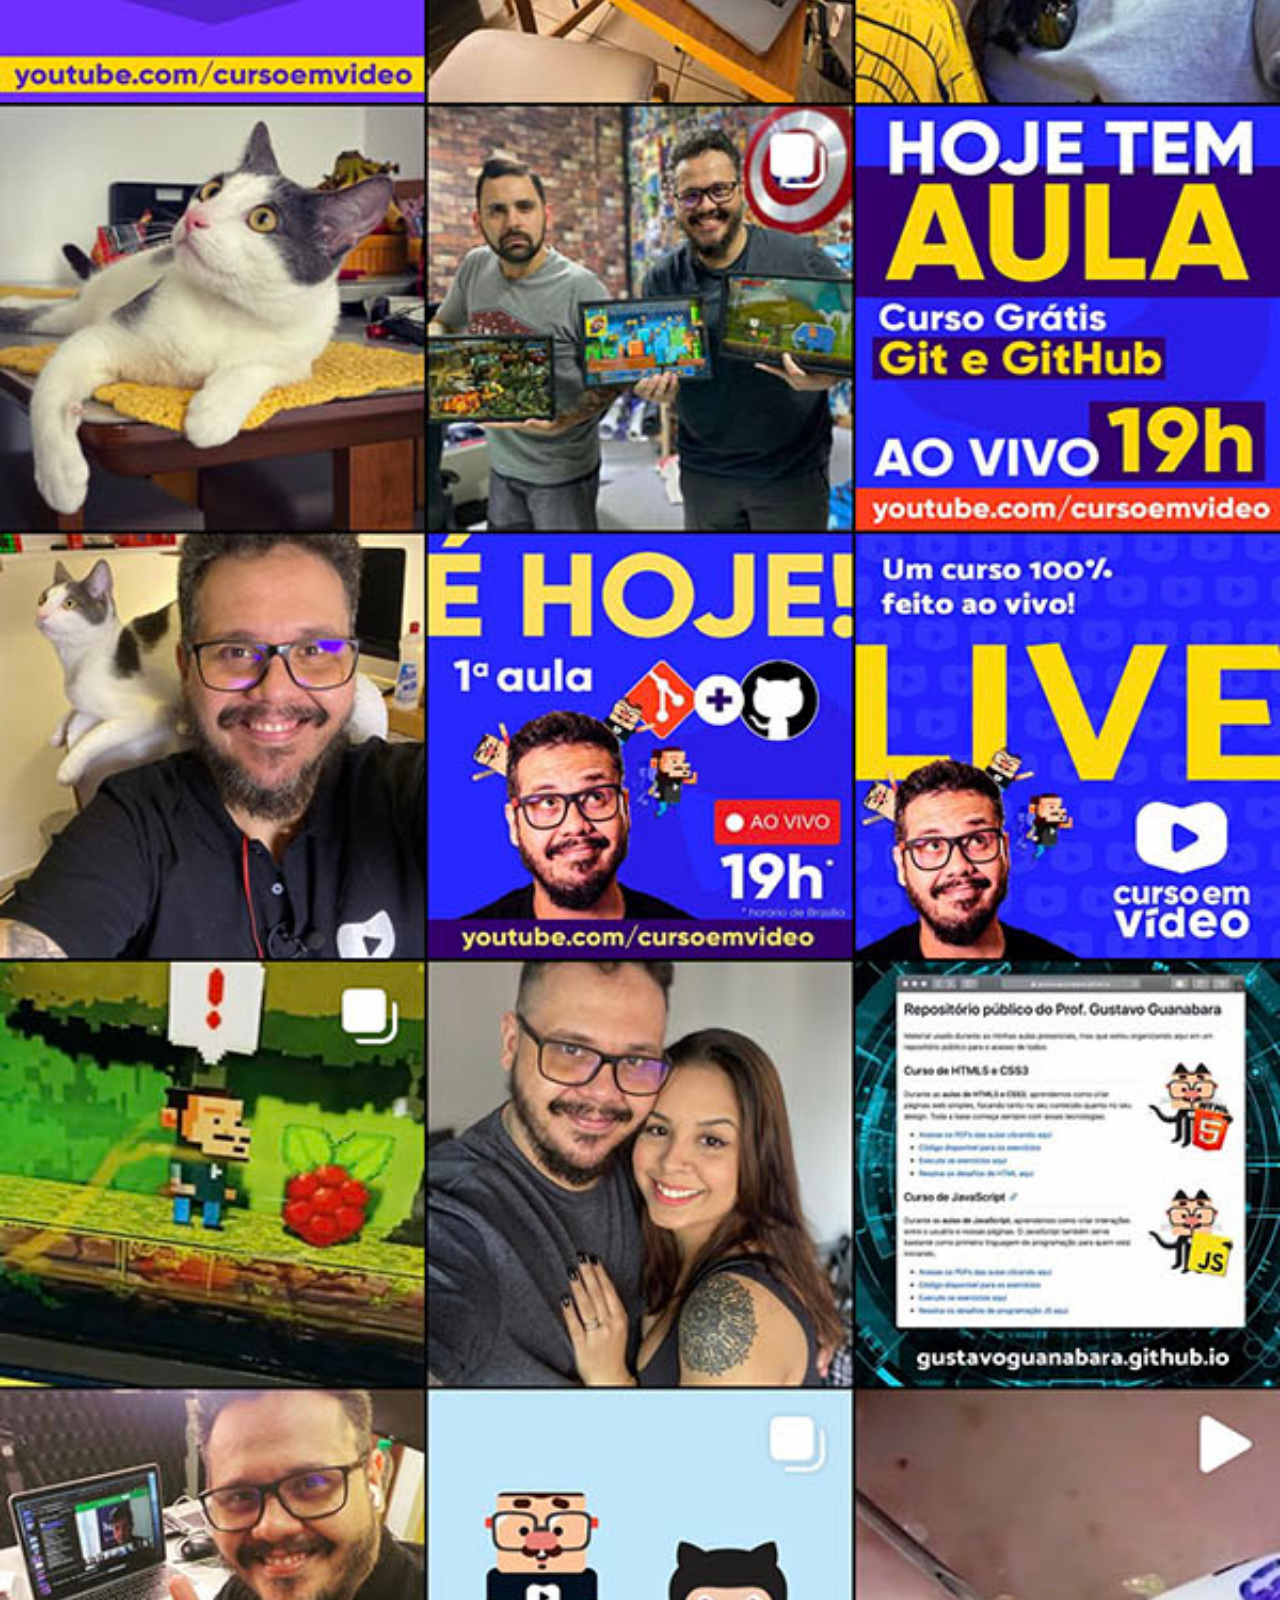
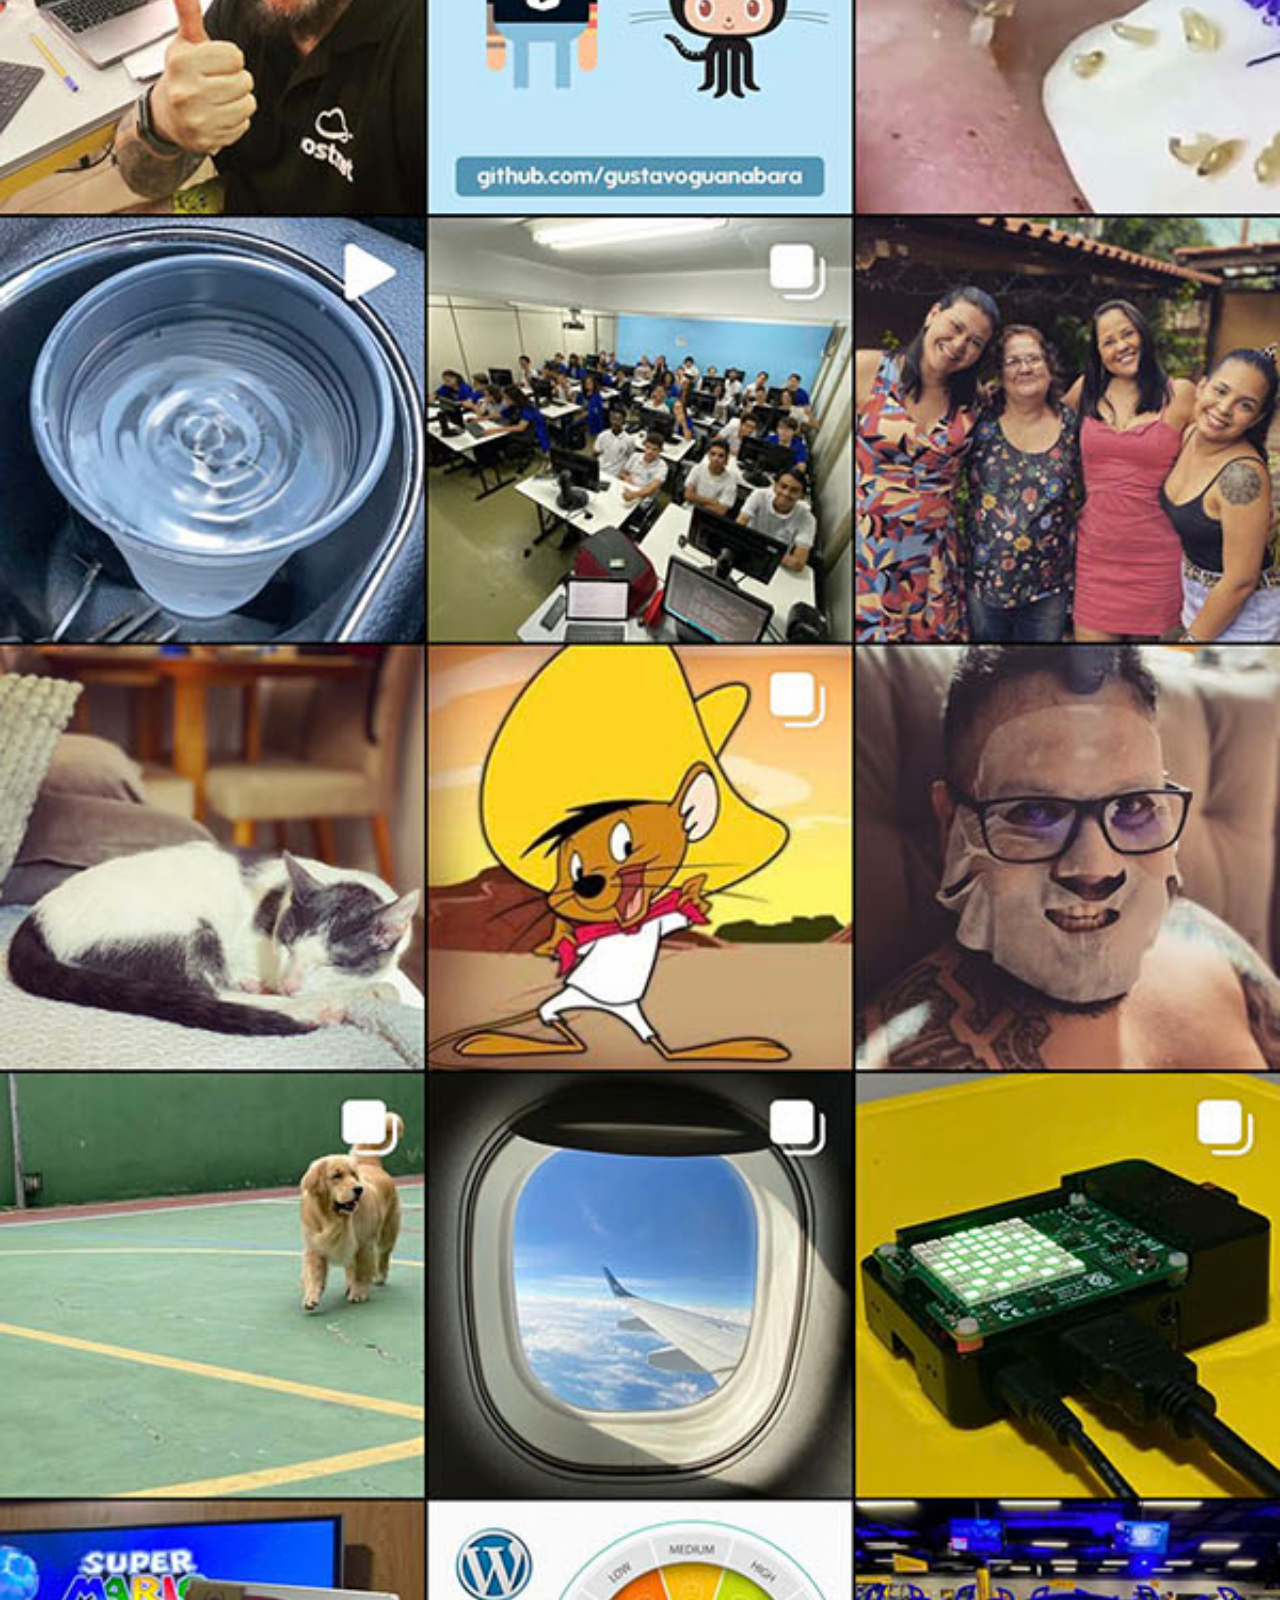
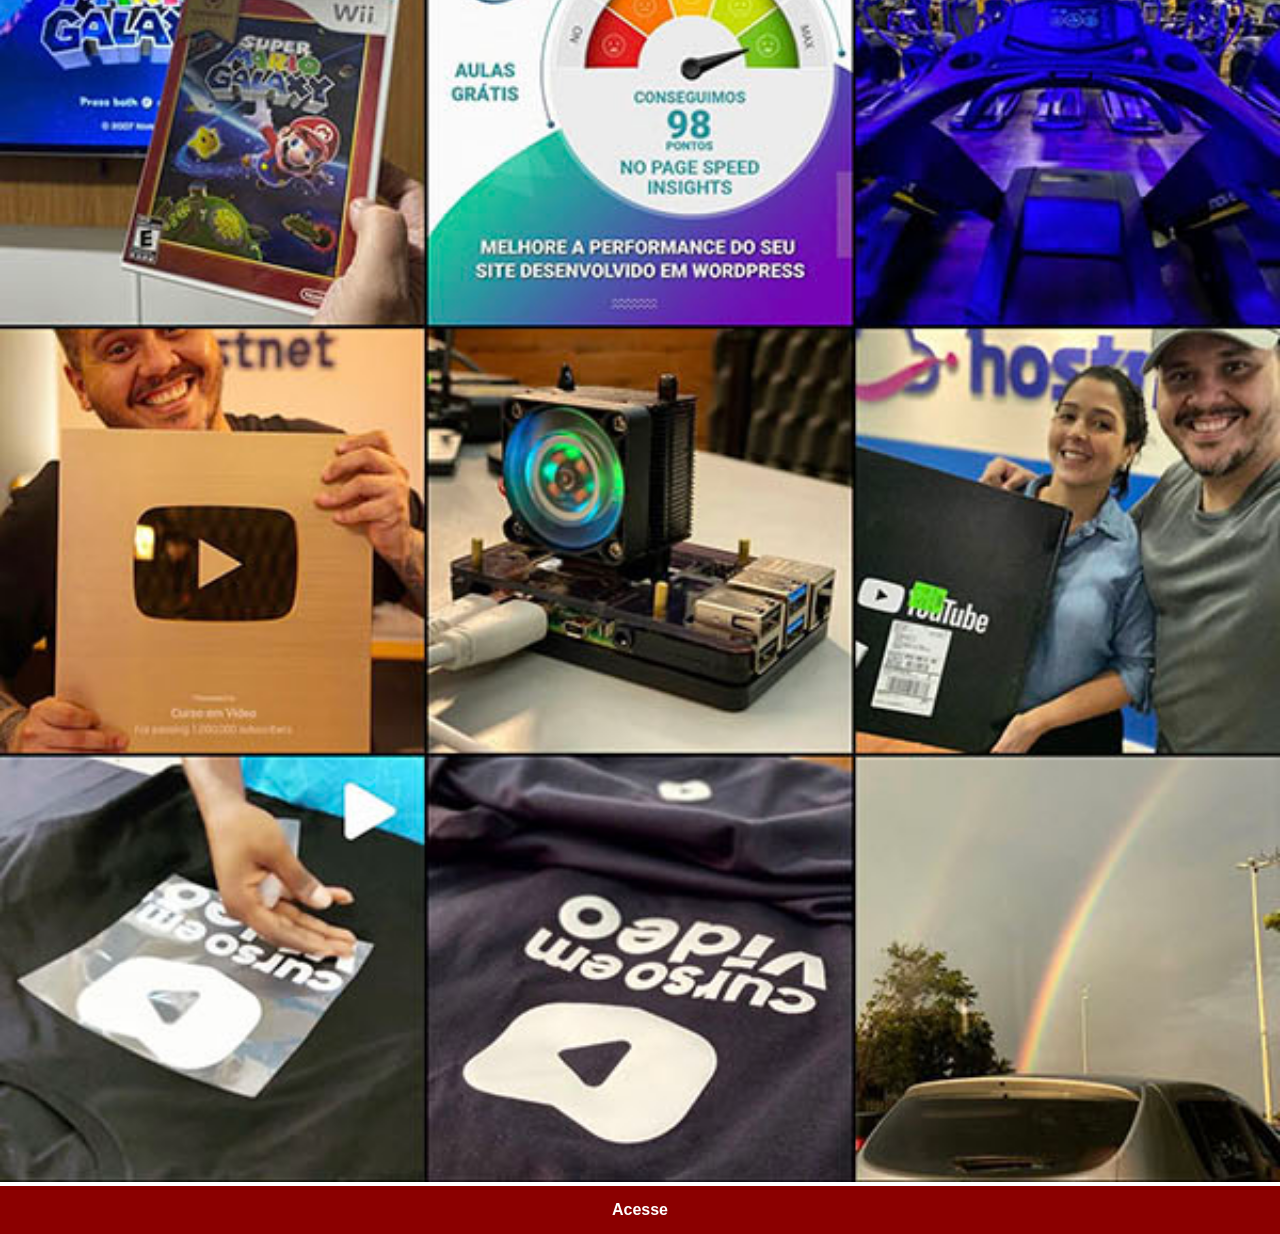
<file: paginas-sociais/instagram.html>
<!DOCTYPE html>
<html lang="pt-br">
<head>
    <meta charset="UTF-8">
    <meta name="viewport" content="width=device-width, initial-scale=1.0">
    <title>instagram</title>
    <link rel="stylesheet" href="../estilos/style-sociais.css">
</head>
<body>
    <img src="../imagens/tela-instagram.jpg" alt="Instagram">
    <a href="https://www.instagram.com" target="_blank">Acesse</a>
</body>
</html>
</file>
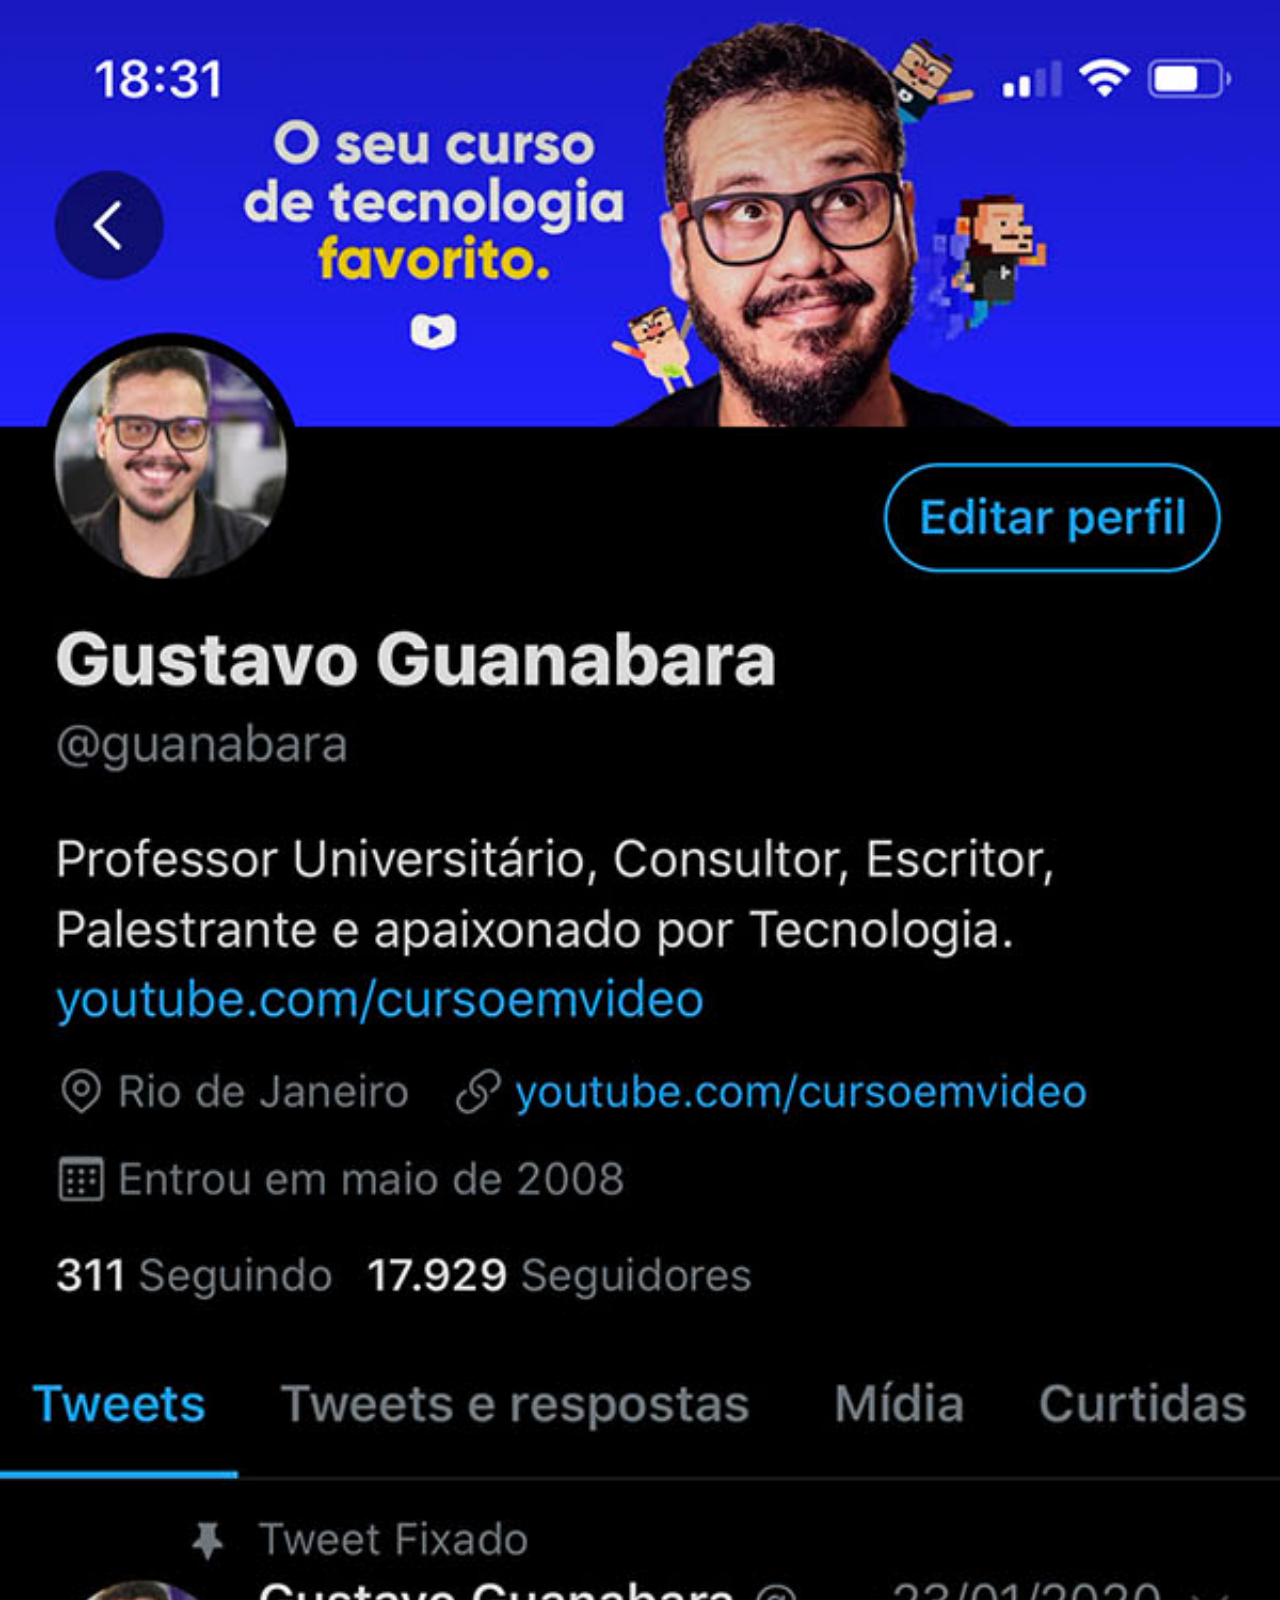
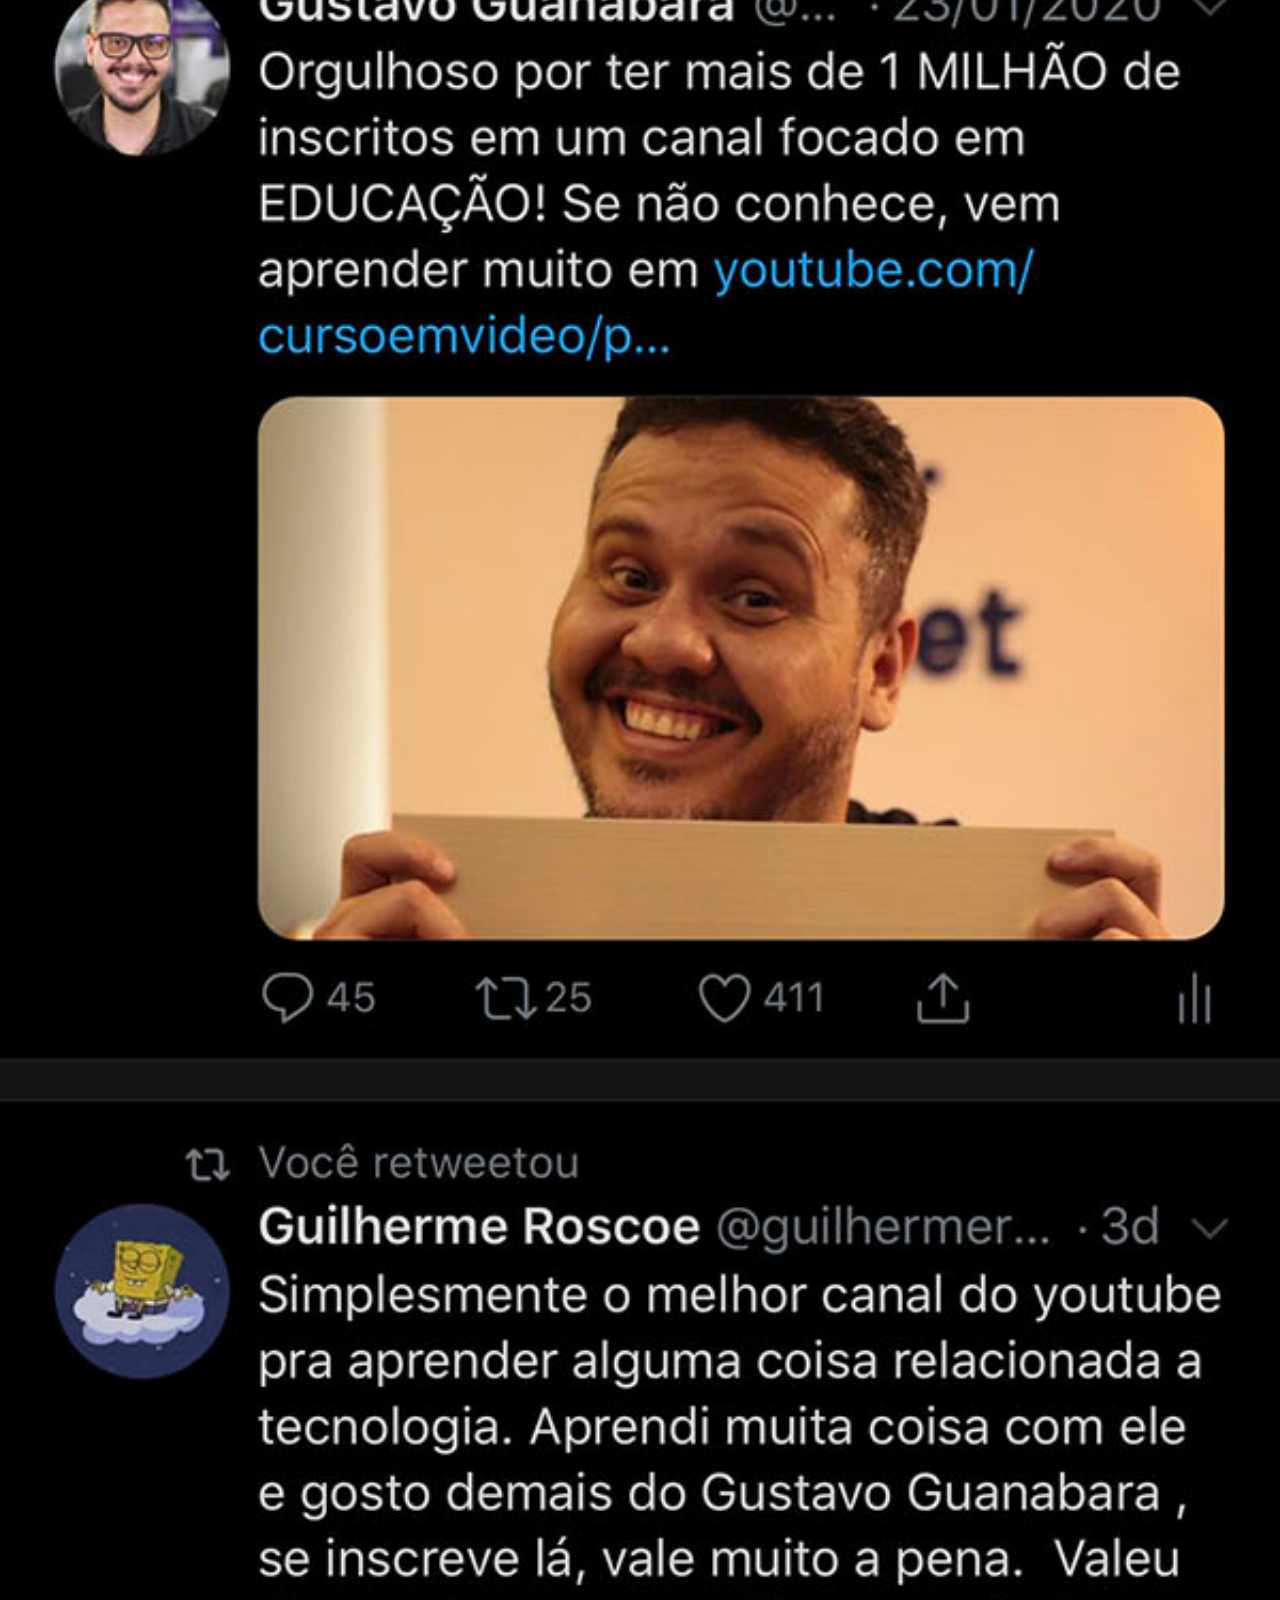
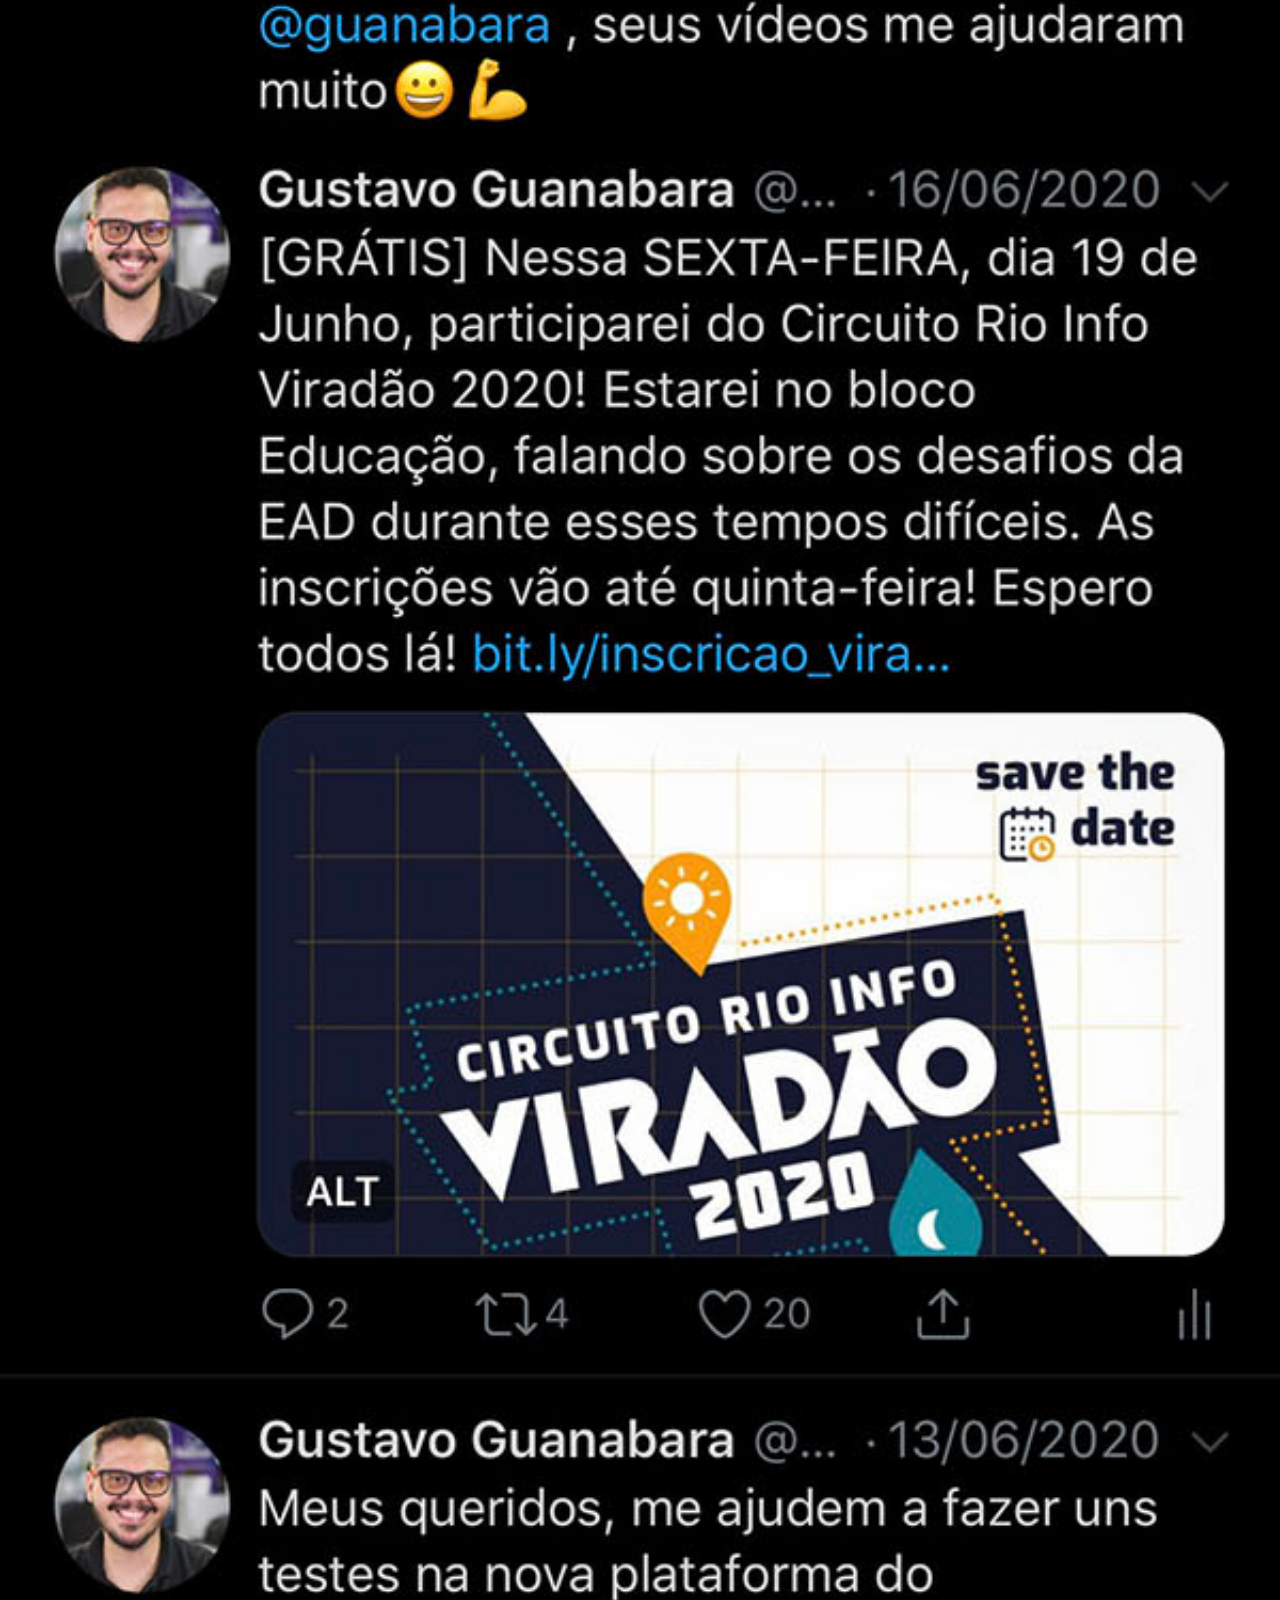
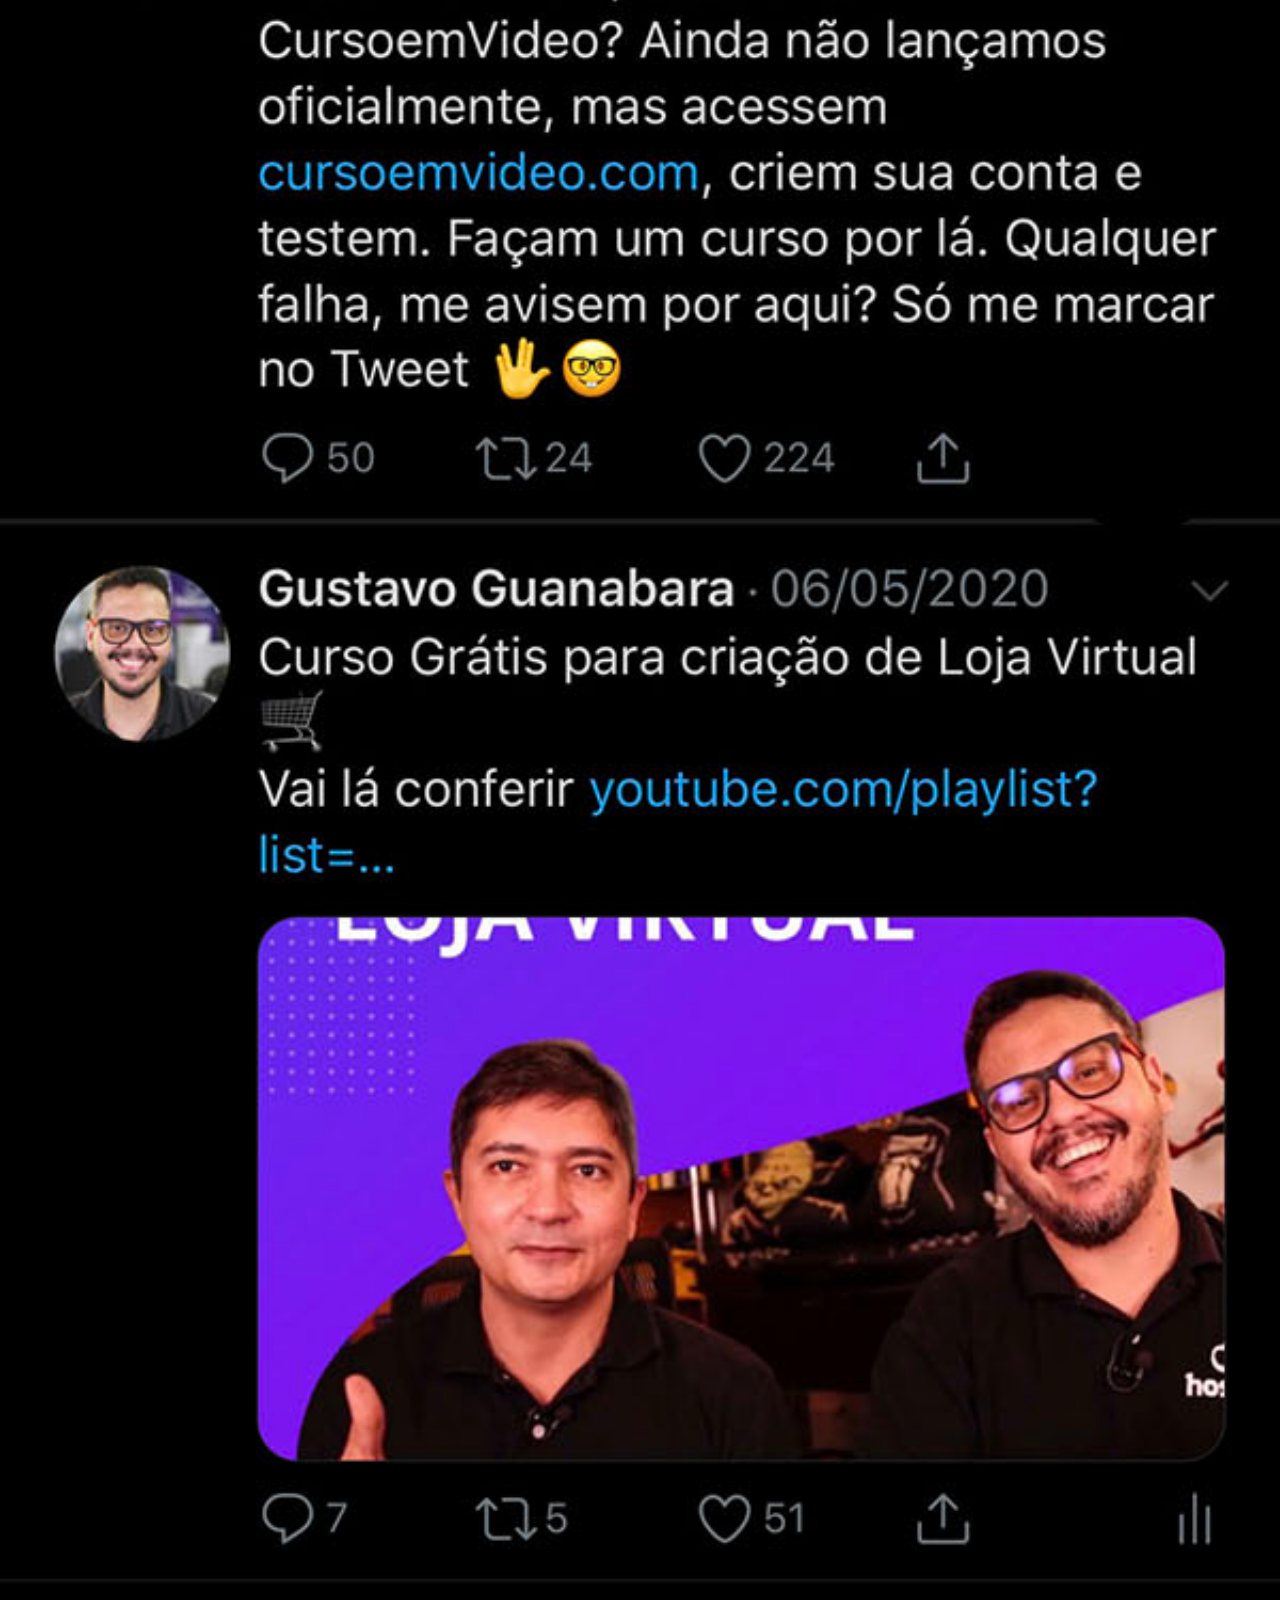
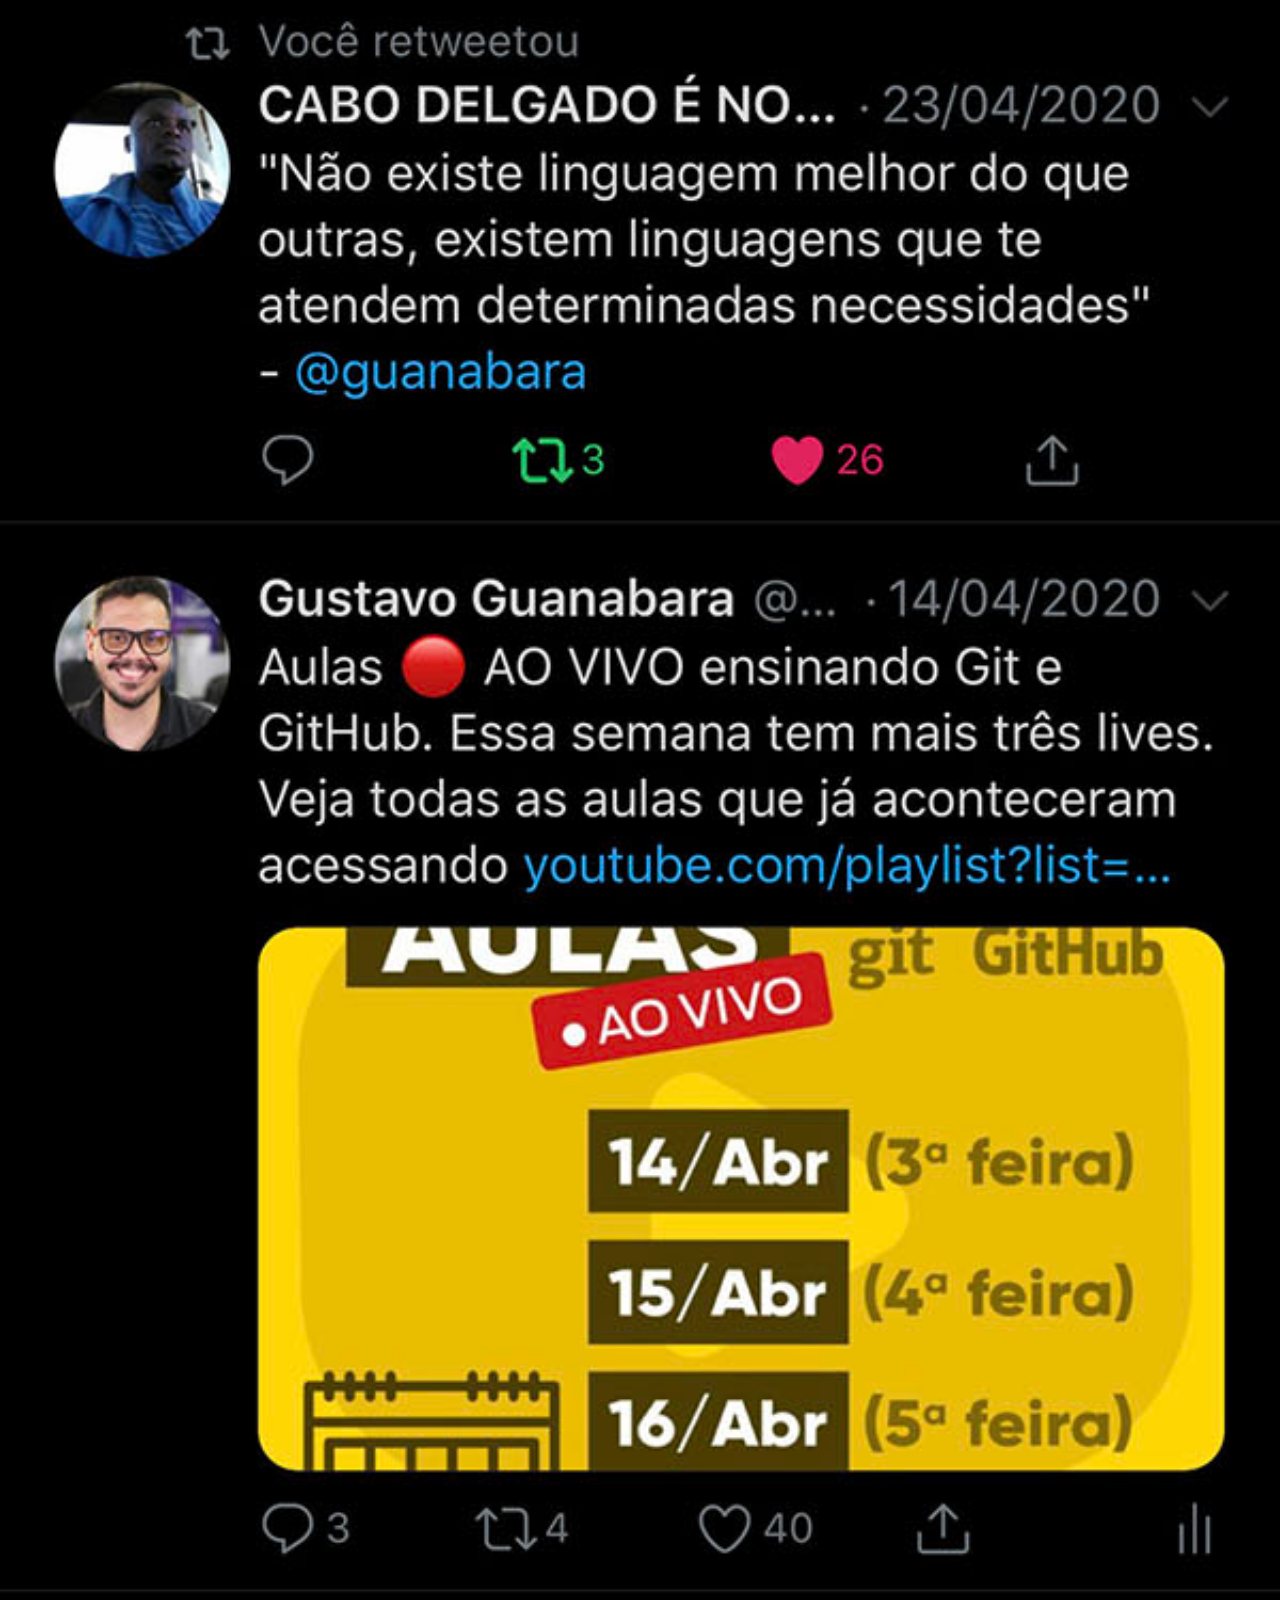
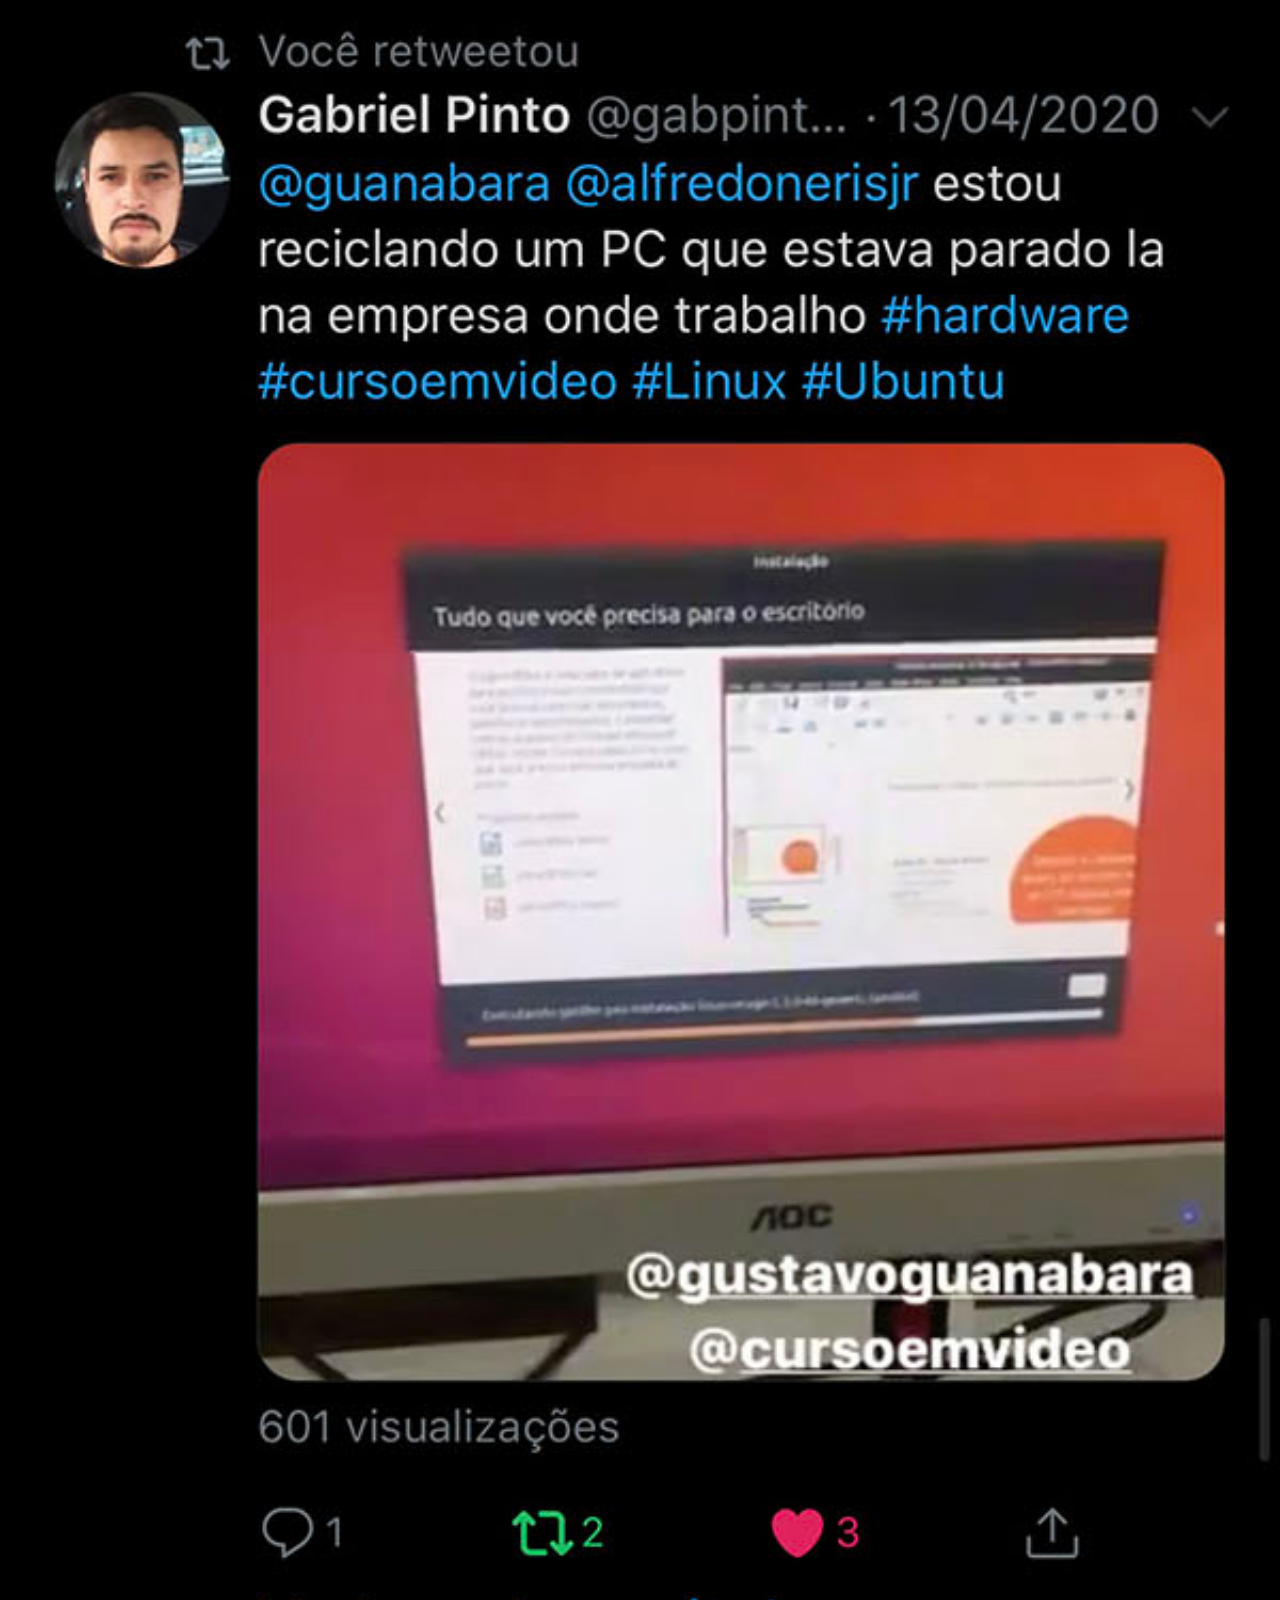
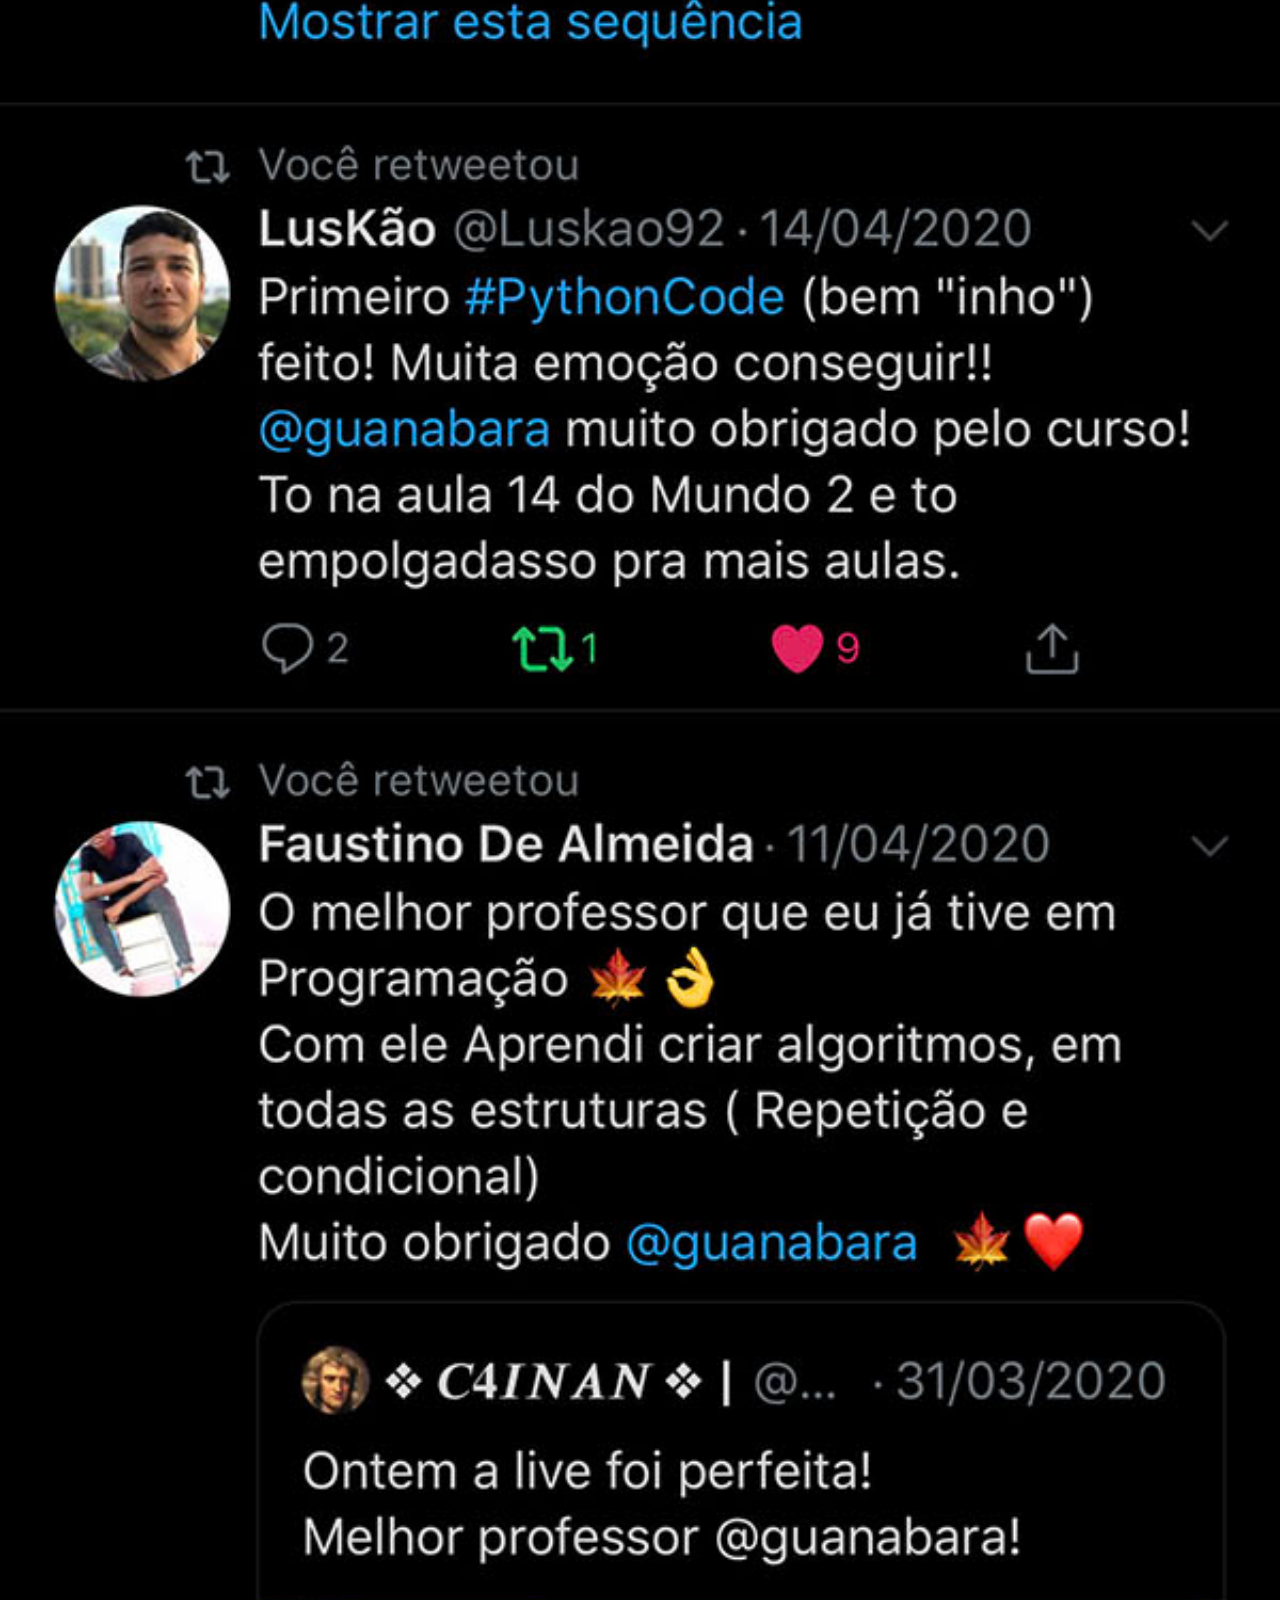
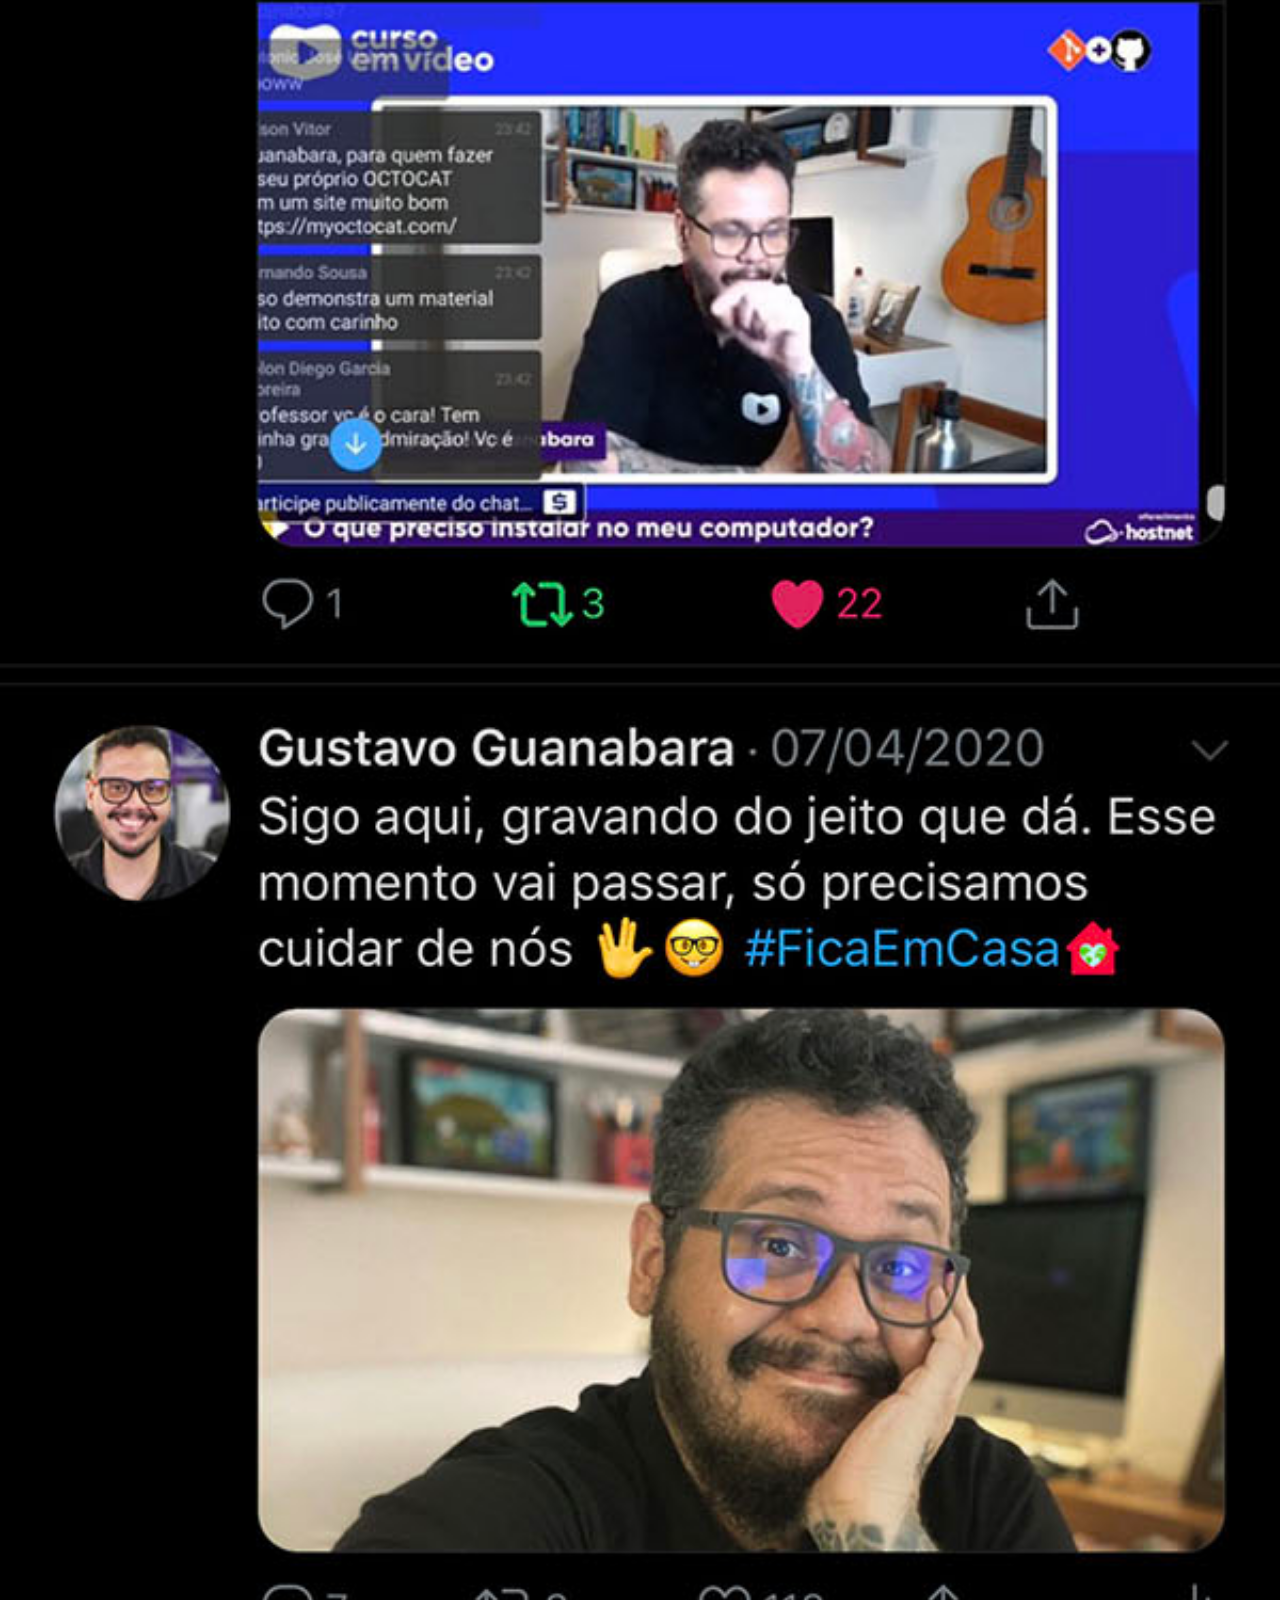
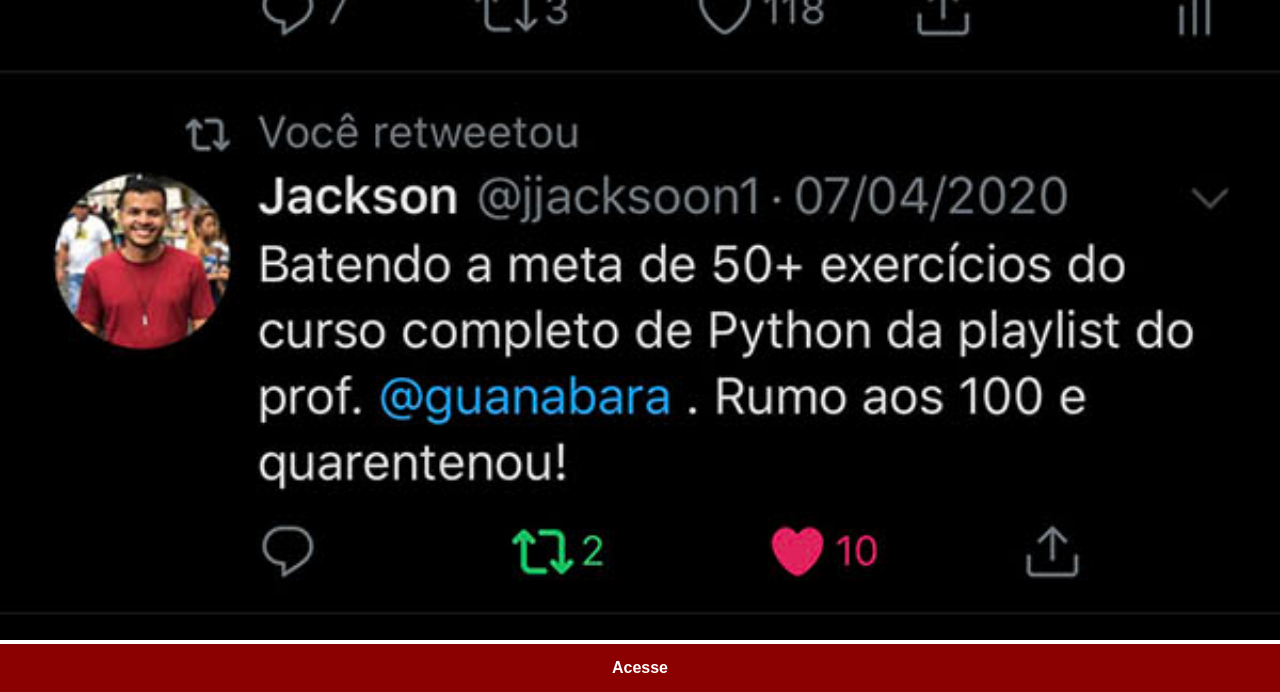
<file: paginas-sociais/twitter.html>
<!DOCTYPE html>
<html lang="pt-br">
<head>
    <meta charset="UTF-8">
    <meta name="viewport" content="width=device-width, initial-scale=1.0">
    <title>Twiter</title>
    <link rel="stylesheet" href="../estilos/style-sociais.css">
</head>
<body>
    <img src="../imagens/tela-twitter.jpg" alt="Twitter">
    <a href="https://www.x.com" target="_blank">Acesse</a>
</body>
</html>
</file>
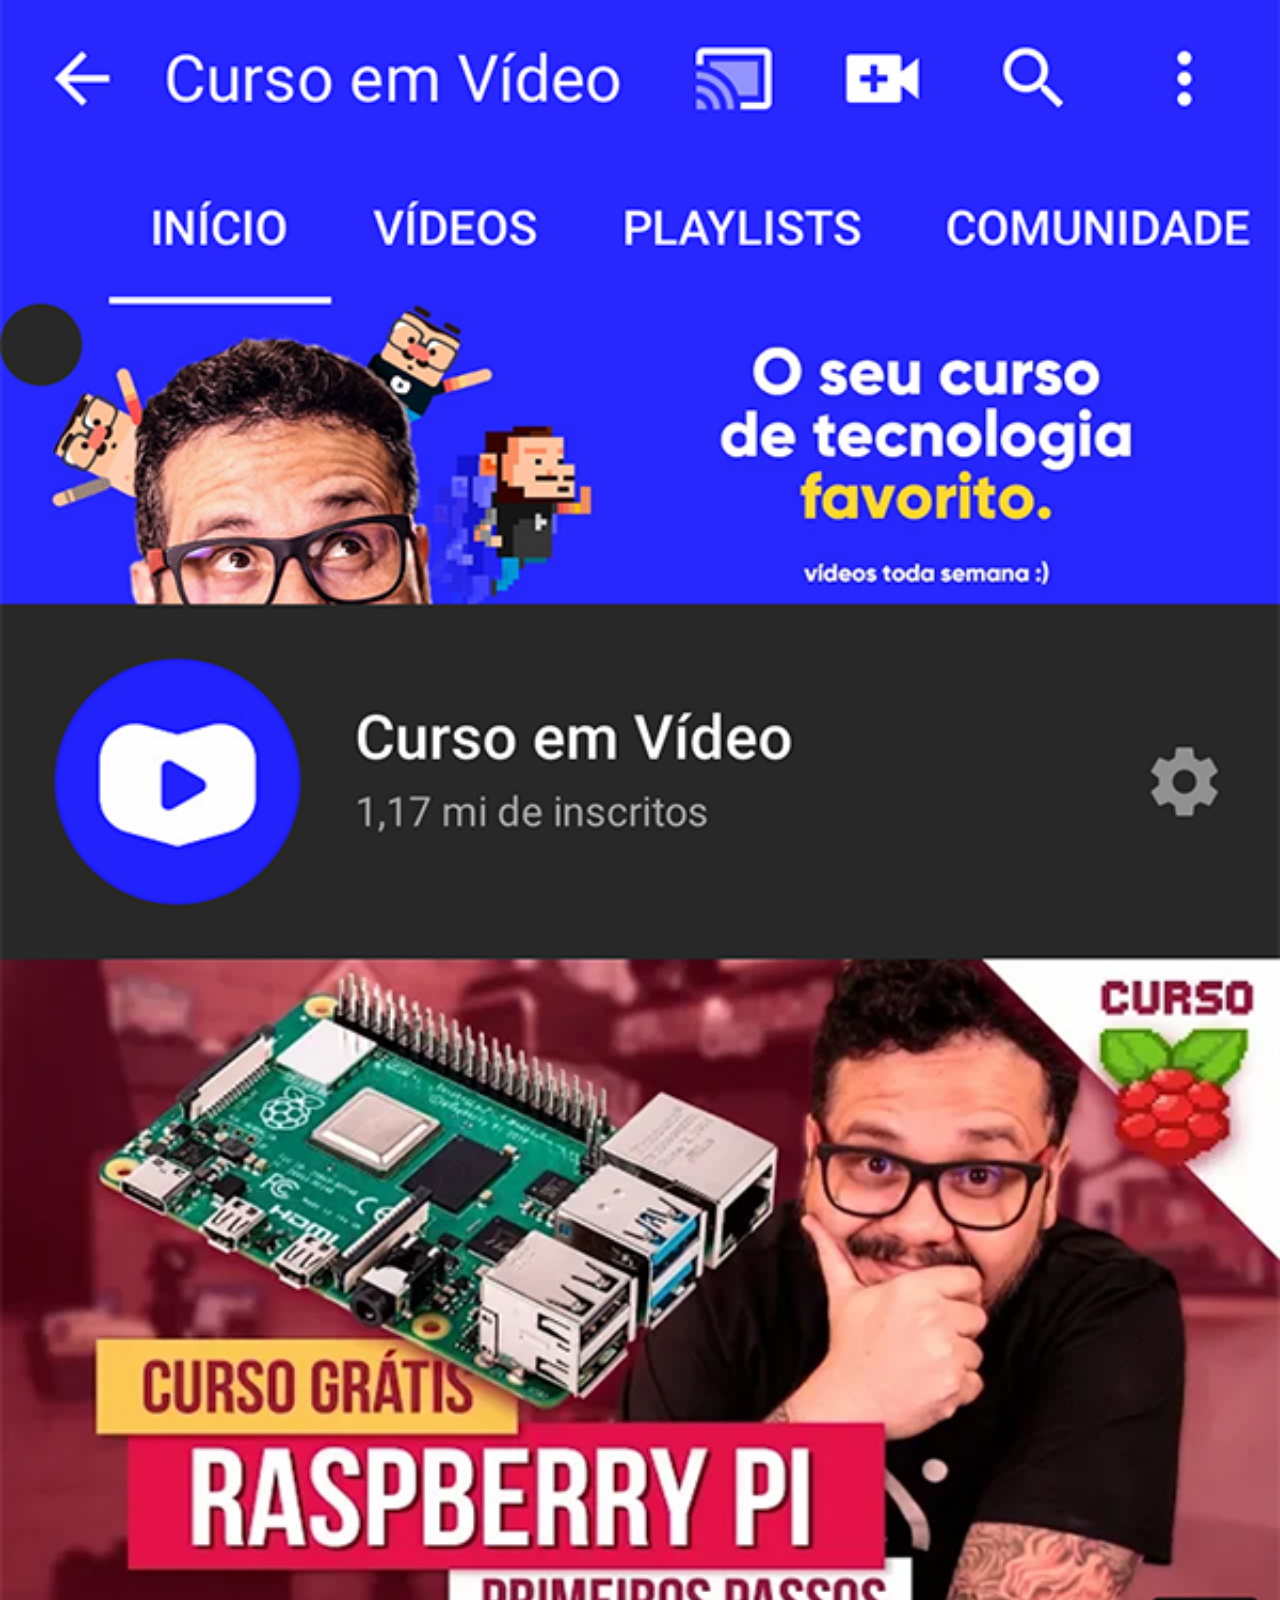
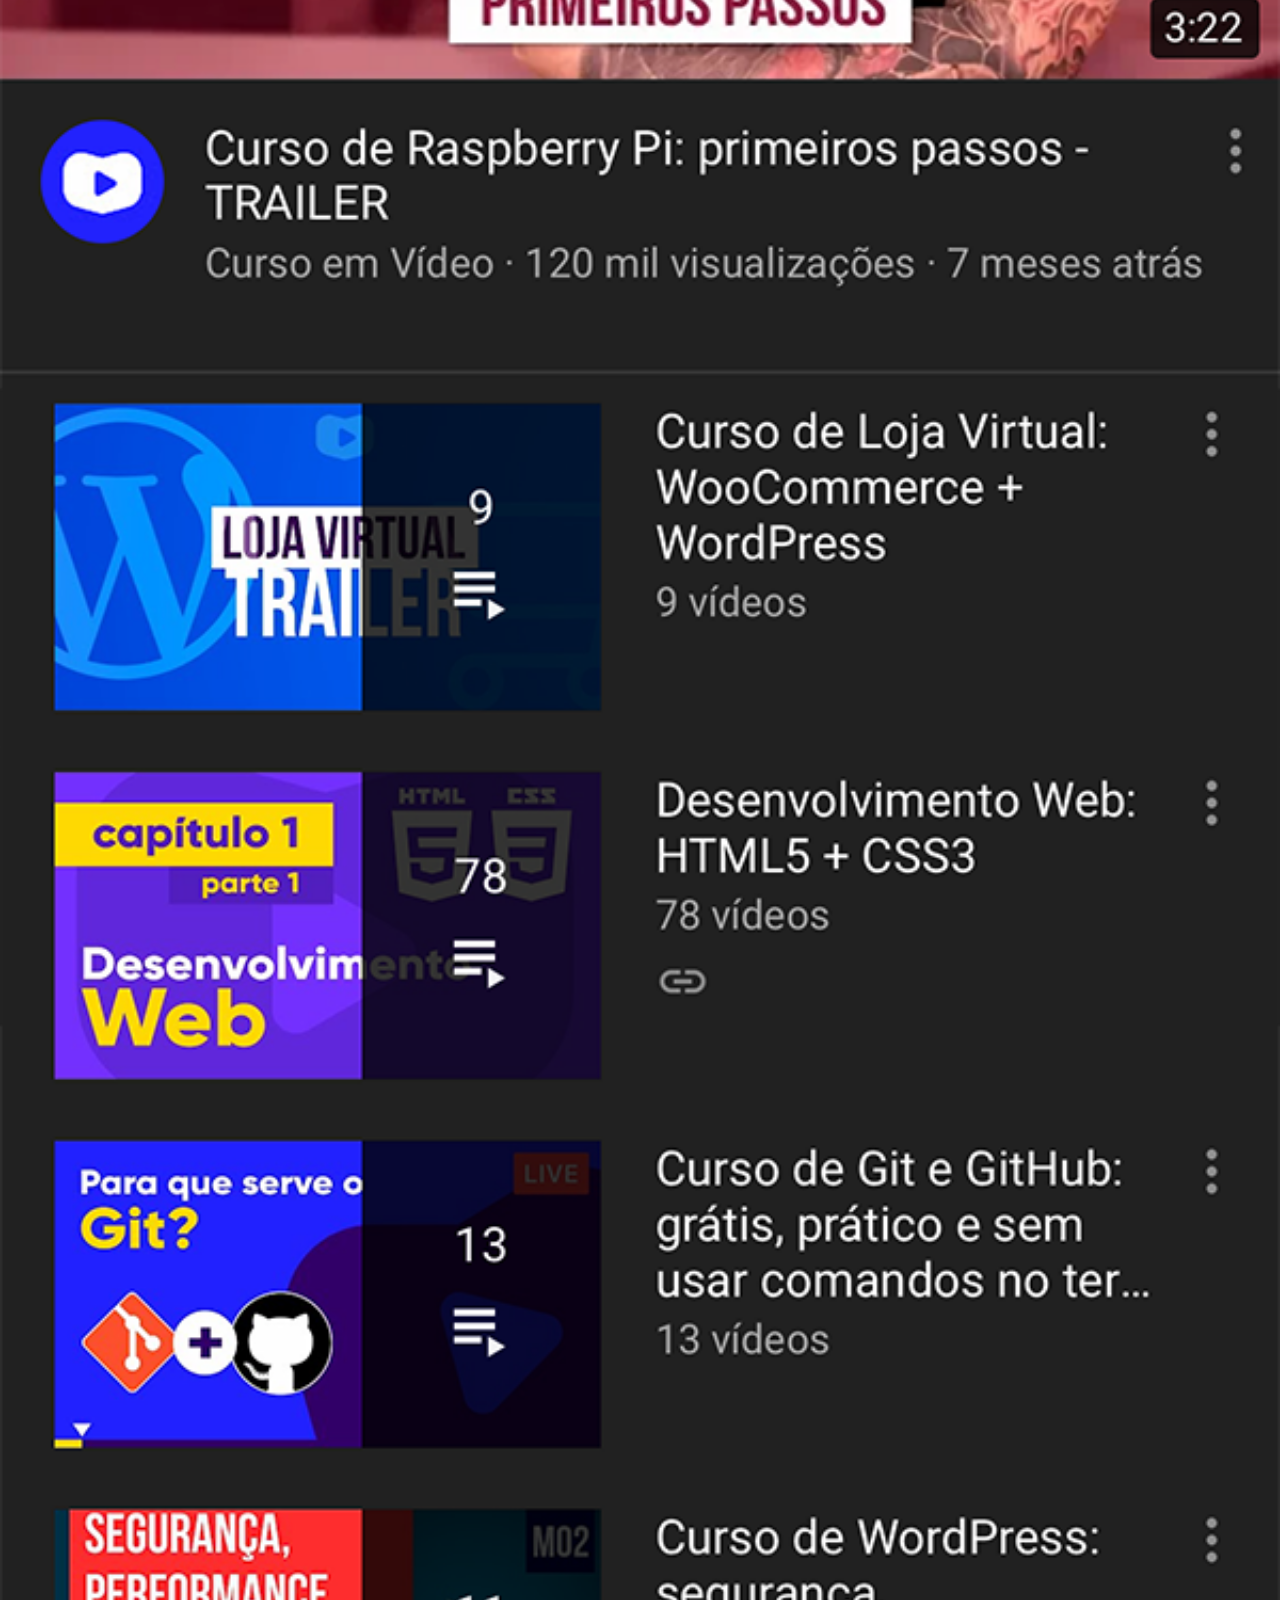
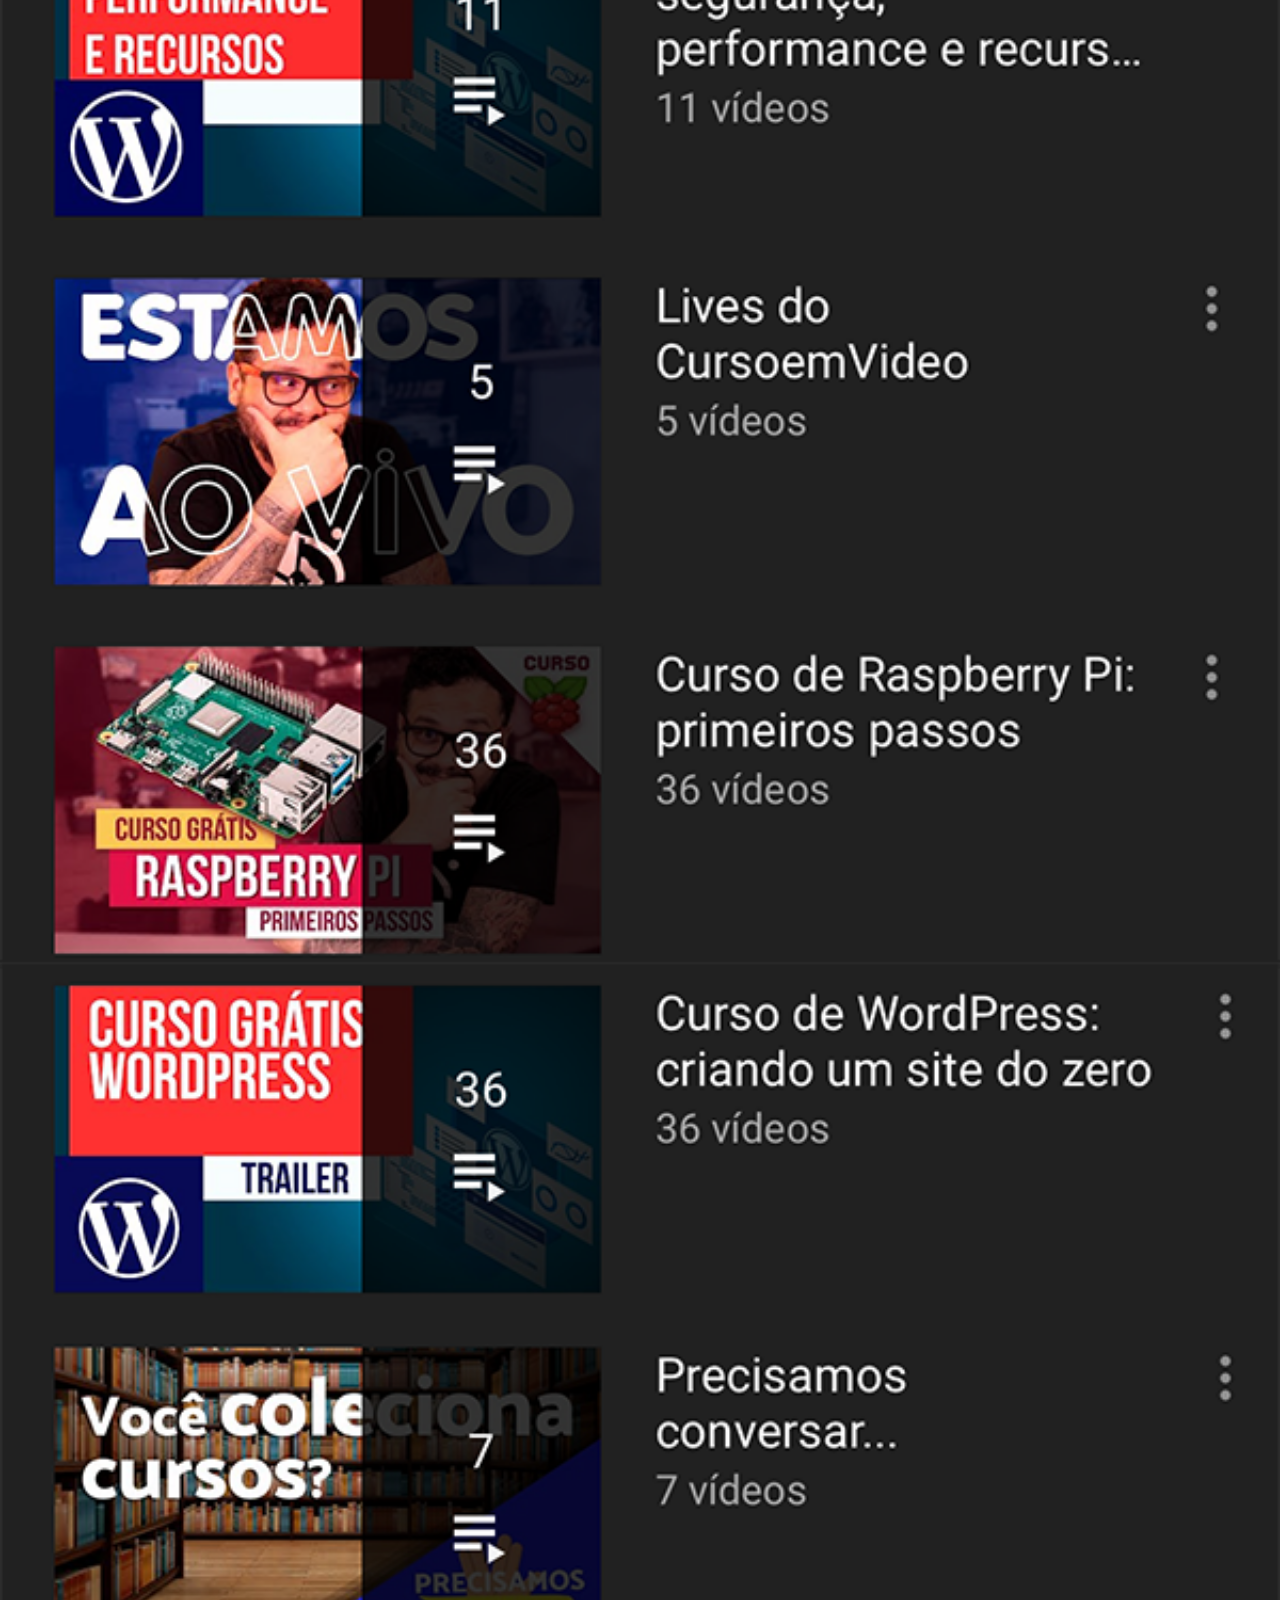
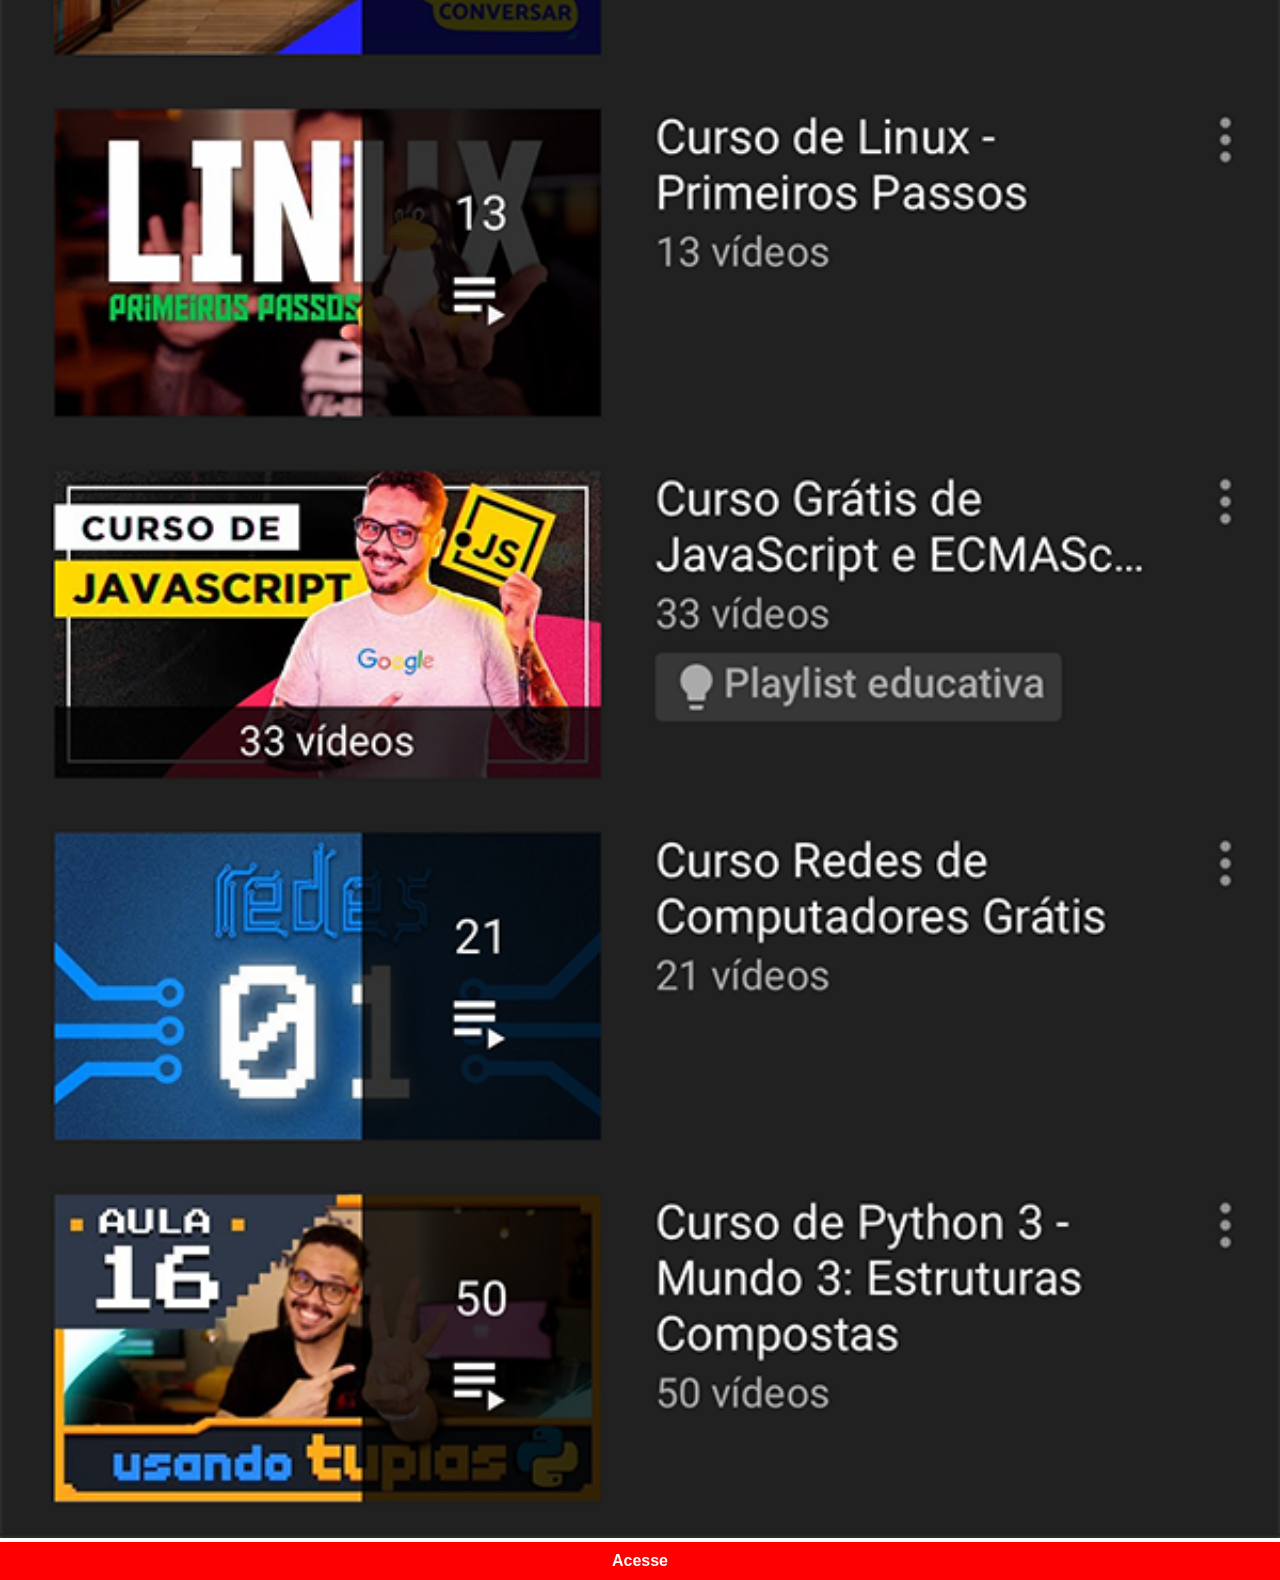
<file: paginas-sociais/youtube.html>
<!DOCTYPE html>
<html lang="pt-br">
<head>
    <meta charset="UTF-8">
    <meta name="viewport" content="width=device-width, initial-scale=1.0">
    <title>Youtube</title>
    <style>
        *{
            margin: 0px;
            padding: 0px;
            font-family: Arial, Helvetica, sans-serif;
        }

        ::-webkit-scrollbar {
            width: 0px;
            height: 0px;
        }

        img{
            width: 100vw;

        }

        a {
            display: block;
            background-color: red;
            color: white;
            padding: 10px;
            text-align: center;
            text-decoration: none;
            font-weight: bolder;
        }
        
    </style>
</head>
<body>
    <img src="../imagens/tela-youtube.png" alt="">
    <a href="https://www.youtube.com/@cursoemvideo/playlists" target="_blank">Acesse</a>
</body>
</html>
</file>
<file: estilos/style.css>
@charset "UTF-8";

*{
    margin: 0px;
    padding: 0px;
    font-family: Arial, Helvetica, sans-serif;
}

html, body {
    height: 100vh;
    width: 100vw;
    background-color: black;
}

main{
    position: relative;
    height: 100vh;
    background: url('../imagens/fundo-madeira.jpg') no-repeat  top center;
    background-size: cover;
    background-attachment: fixed;
}

section#telefone{
    position: absolute;
    top: 50%;
    left: 50%;
    transform: translate(-50%, -50%);


    background-color: blue;
    height: 627px;
    width: 311px;
    background: url('../imagens/frame-iphone.png') no-repeat;
}

iframe#tela {
    position: relative;
    top: 80px;
    left: 22px;
    width: 269px;
    height: 471px;
}

section#redes-sociais {
    text-align: right;
}

section#redes-sociais > a > img {
    width: 50px;
    border-radius: 50px;
    margin: 10px;
    box-shadow: 2px 2px 2px rgba(0, 0, 0, 0.486);
    box-sizing: border-box;
}

section#redes-sociais > a > img:hover {
    border: 2px solid white;
    width: 65px;
    transition: 0.3s;
    transform: translate(-15px, 0px);
}
</file>
<file: estilos/style-sociais.css>
@charset "utf-8";

* {
    margin: 0px;
    padding: 0px;
    font-family: Arial, Helvetica, sans-serif;
}

::-webkit-scrollbar{
    width: 0px;
    height: opx;
}

img {
    width: 100vw;
}

a{
    display: block;
    padding: 15px;

    background-color: darkred;
    color: white;

    text-align: center;
    font-weight: bolder;
    text-decoration: none;
}

a:hover{
    background-color: red;
    
    text-decoration: underline;
}
</file>
